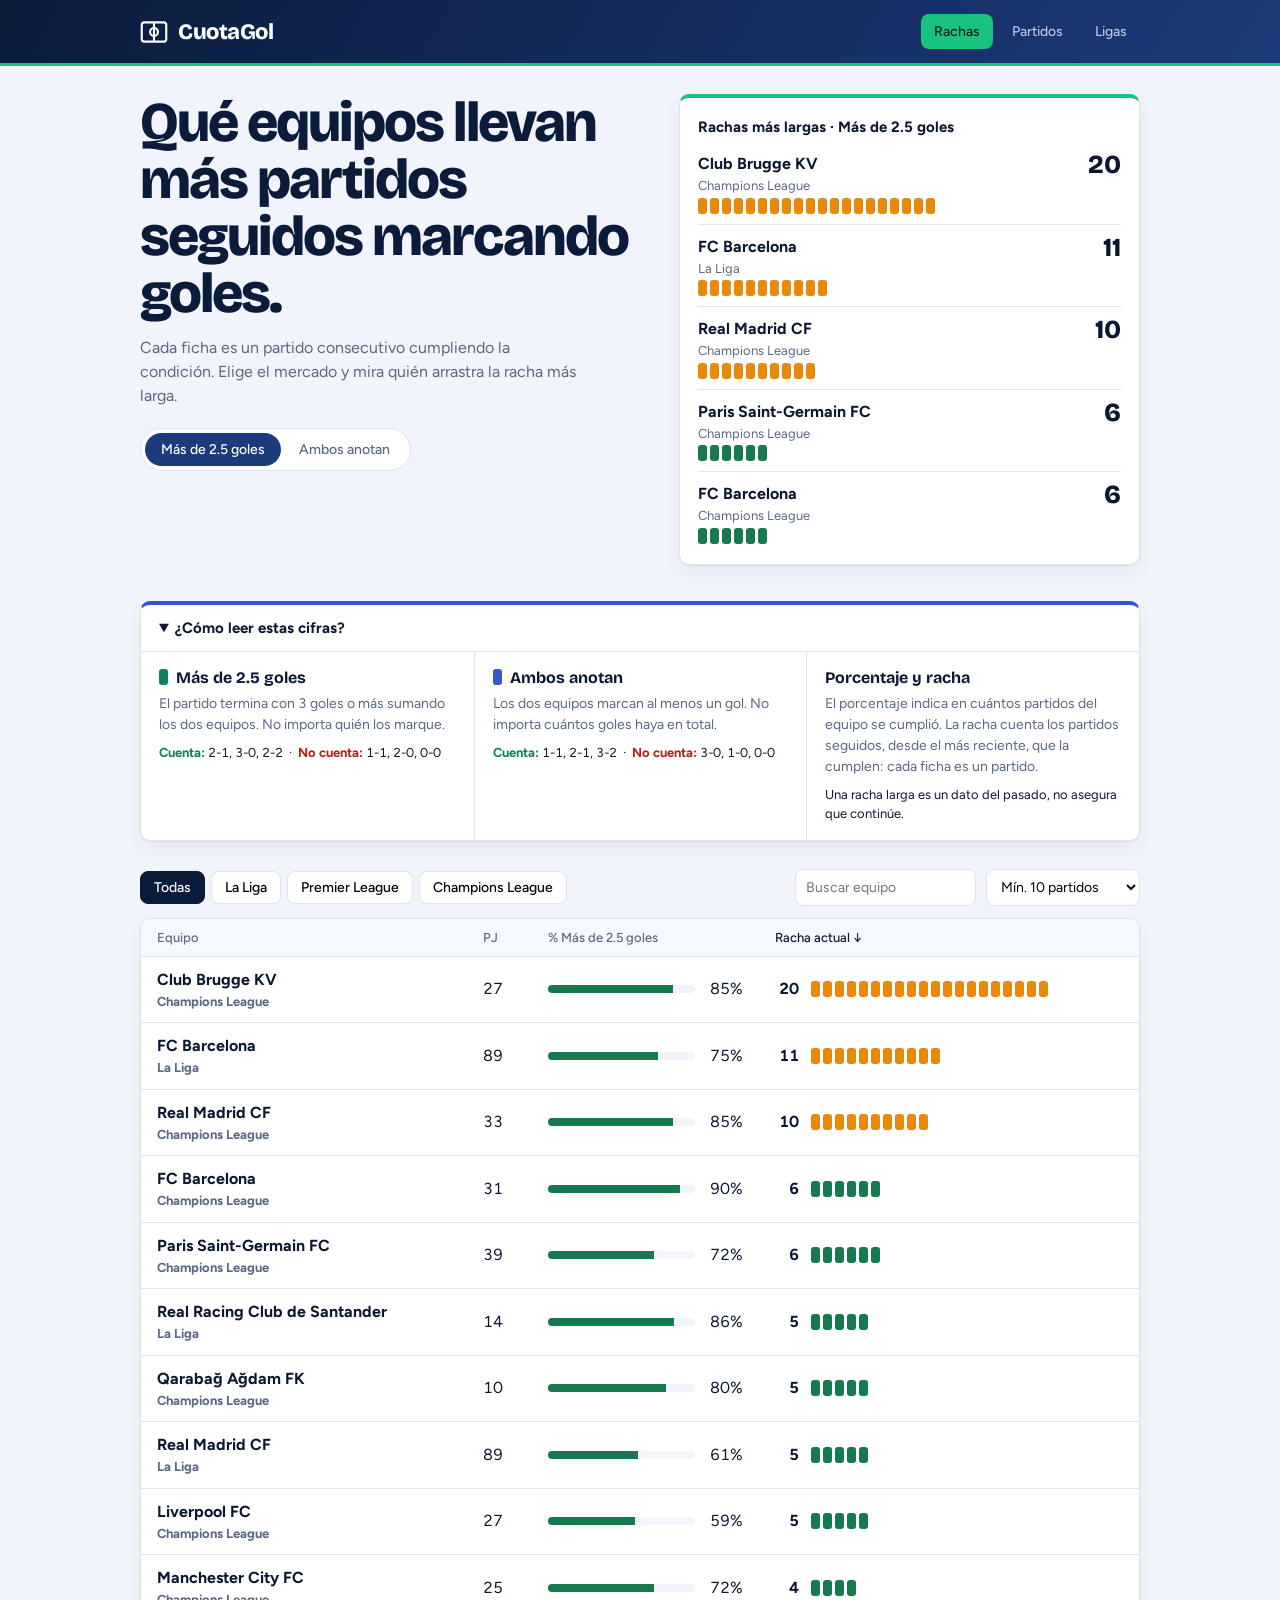
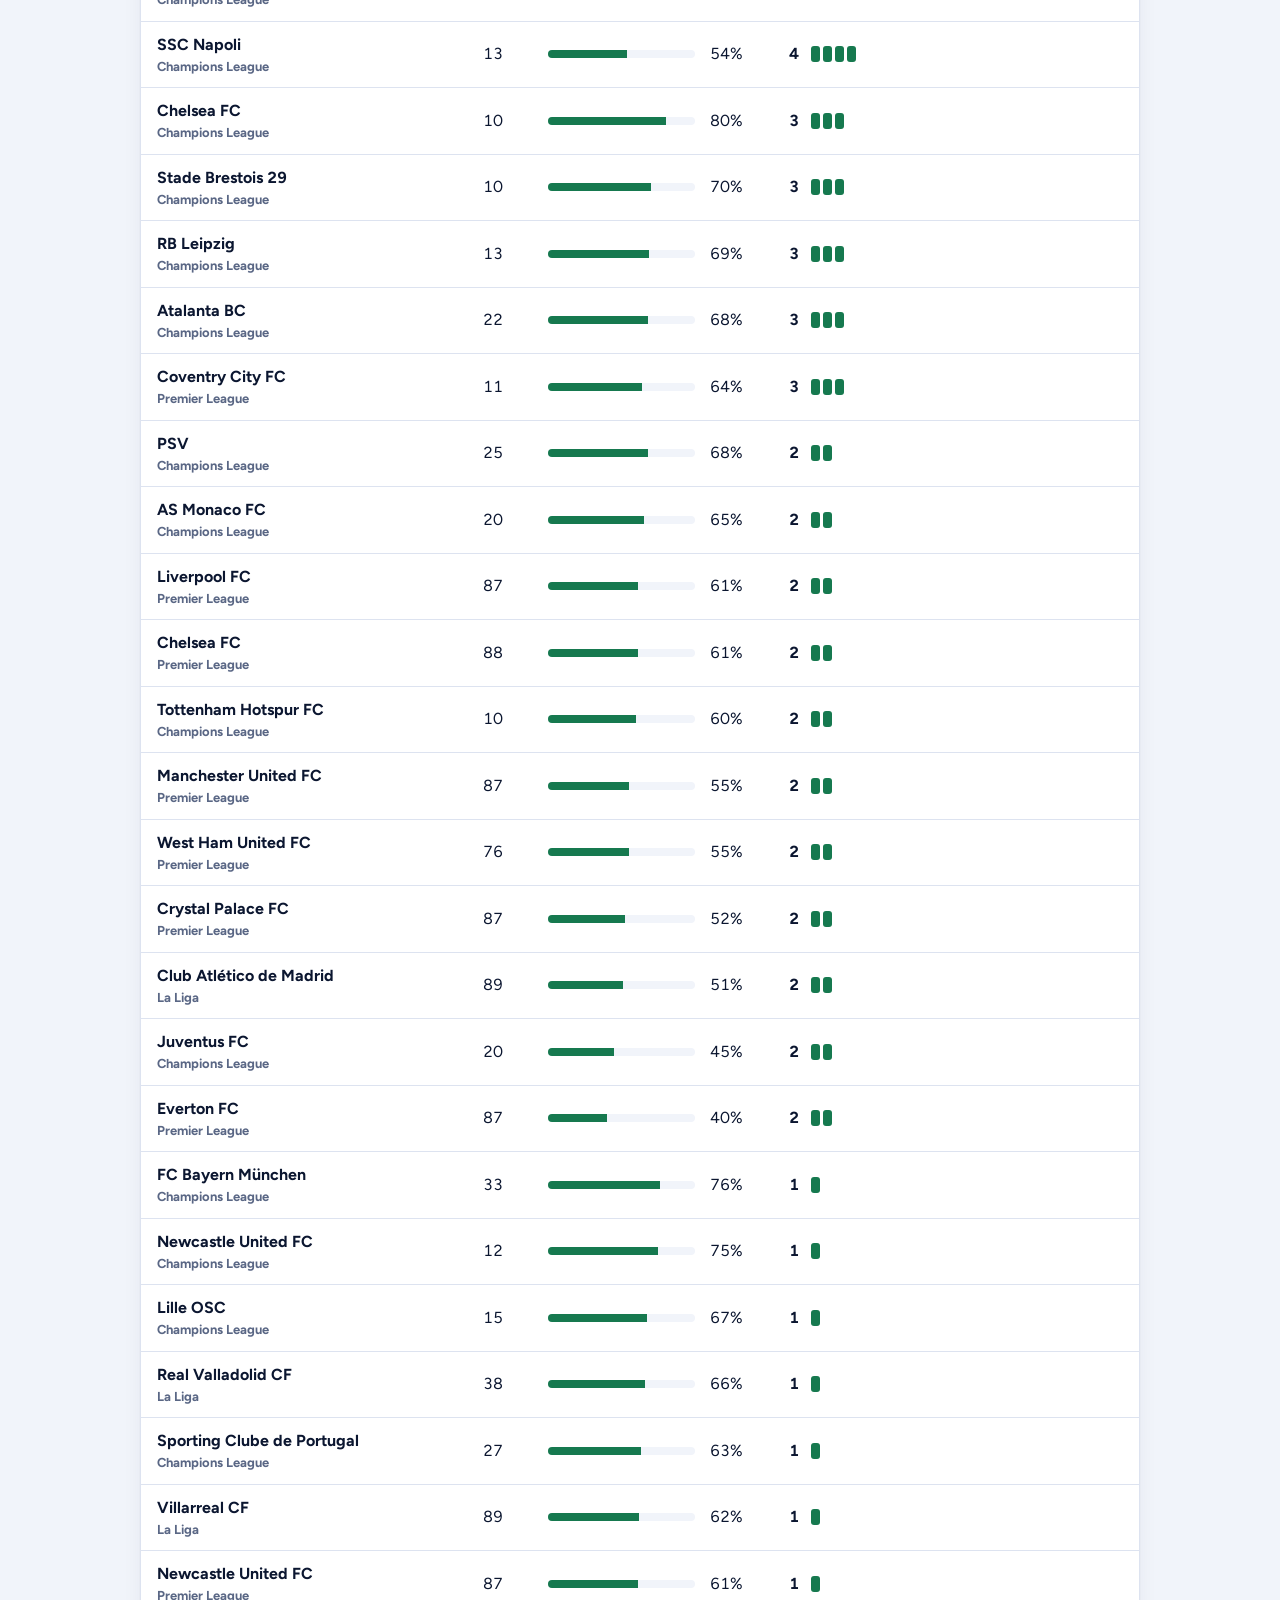
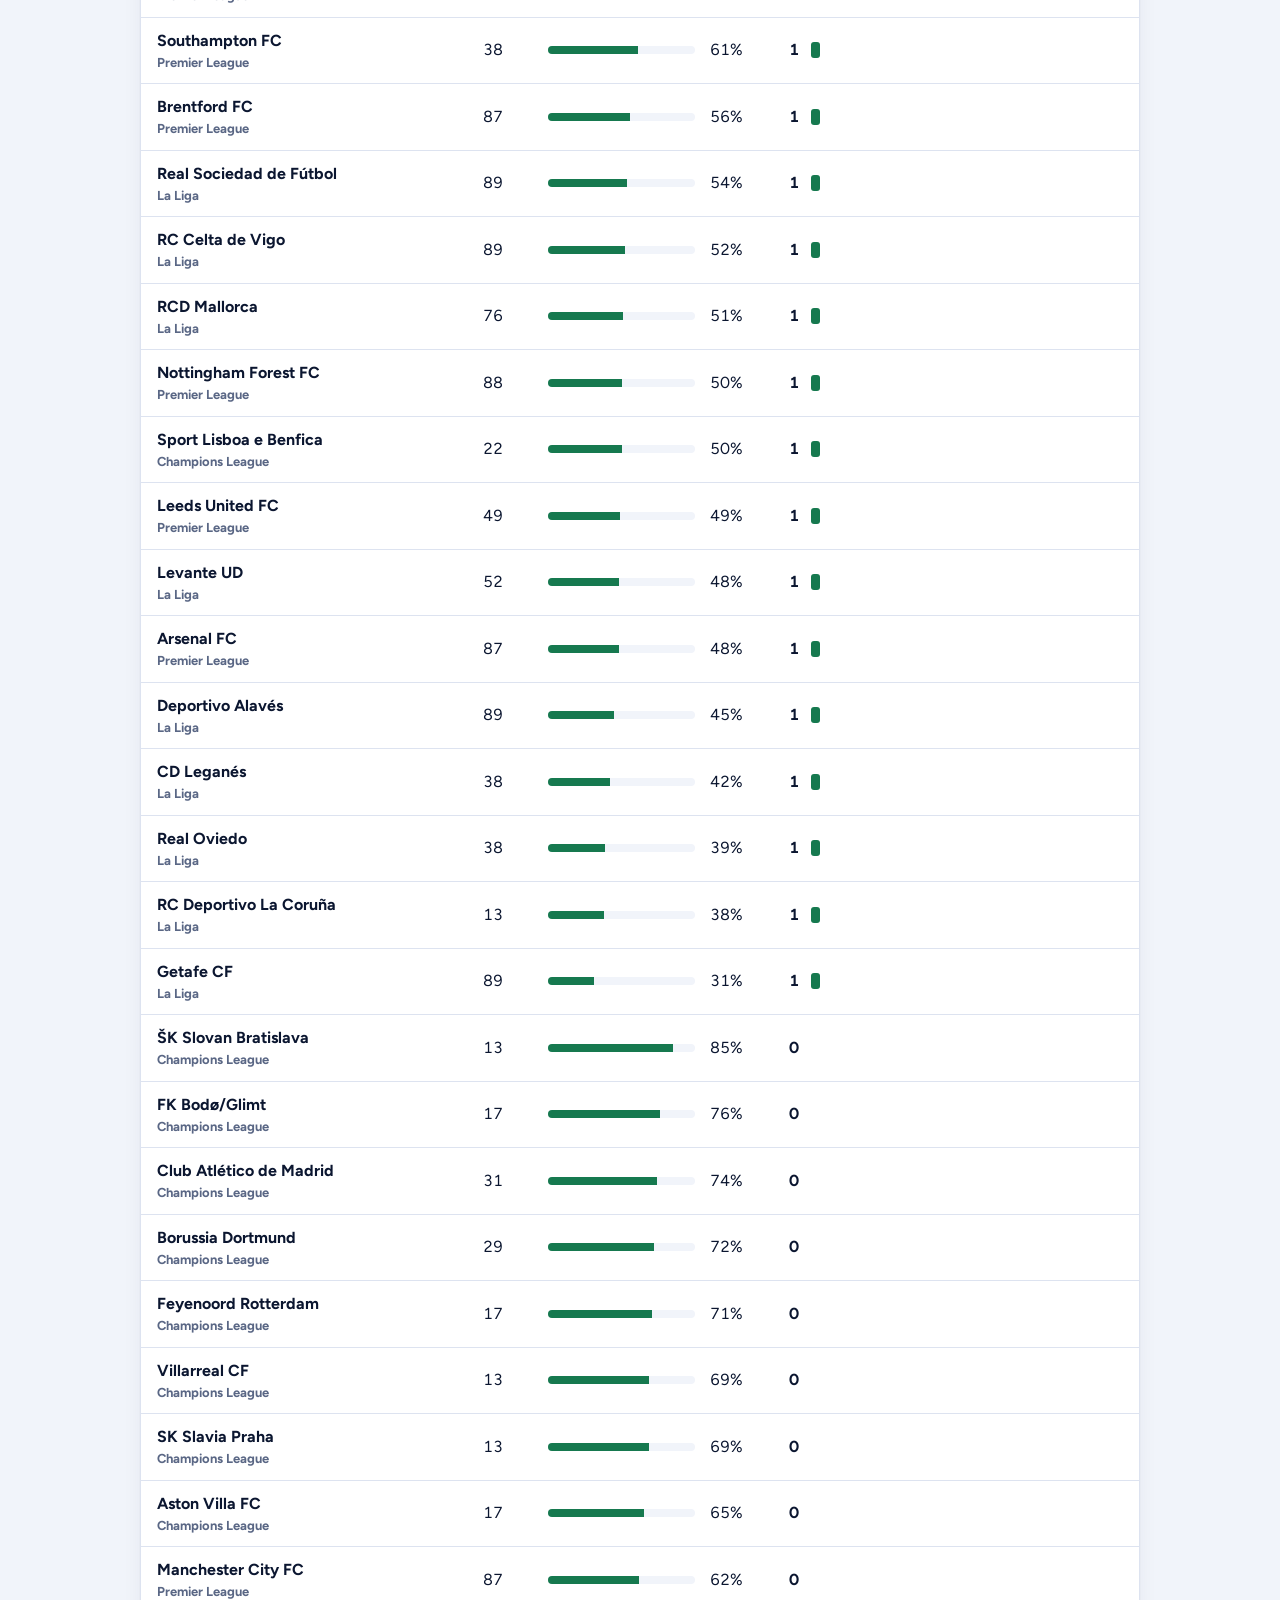
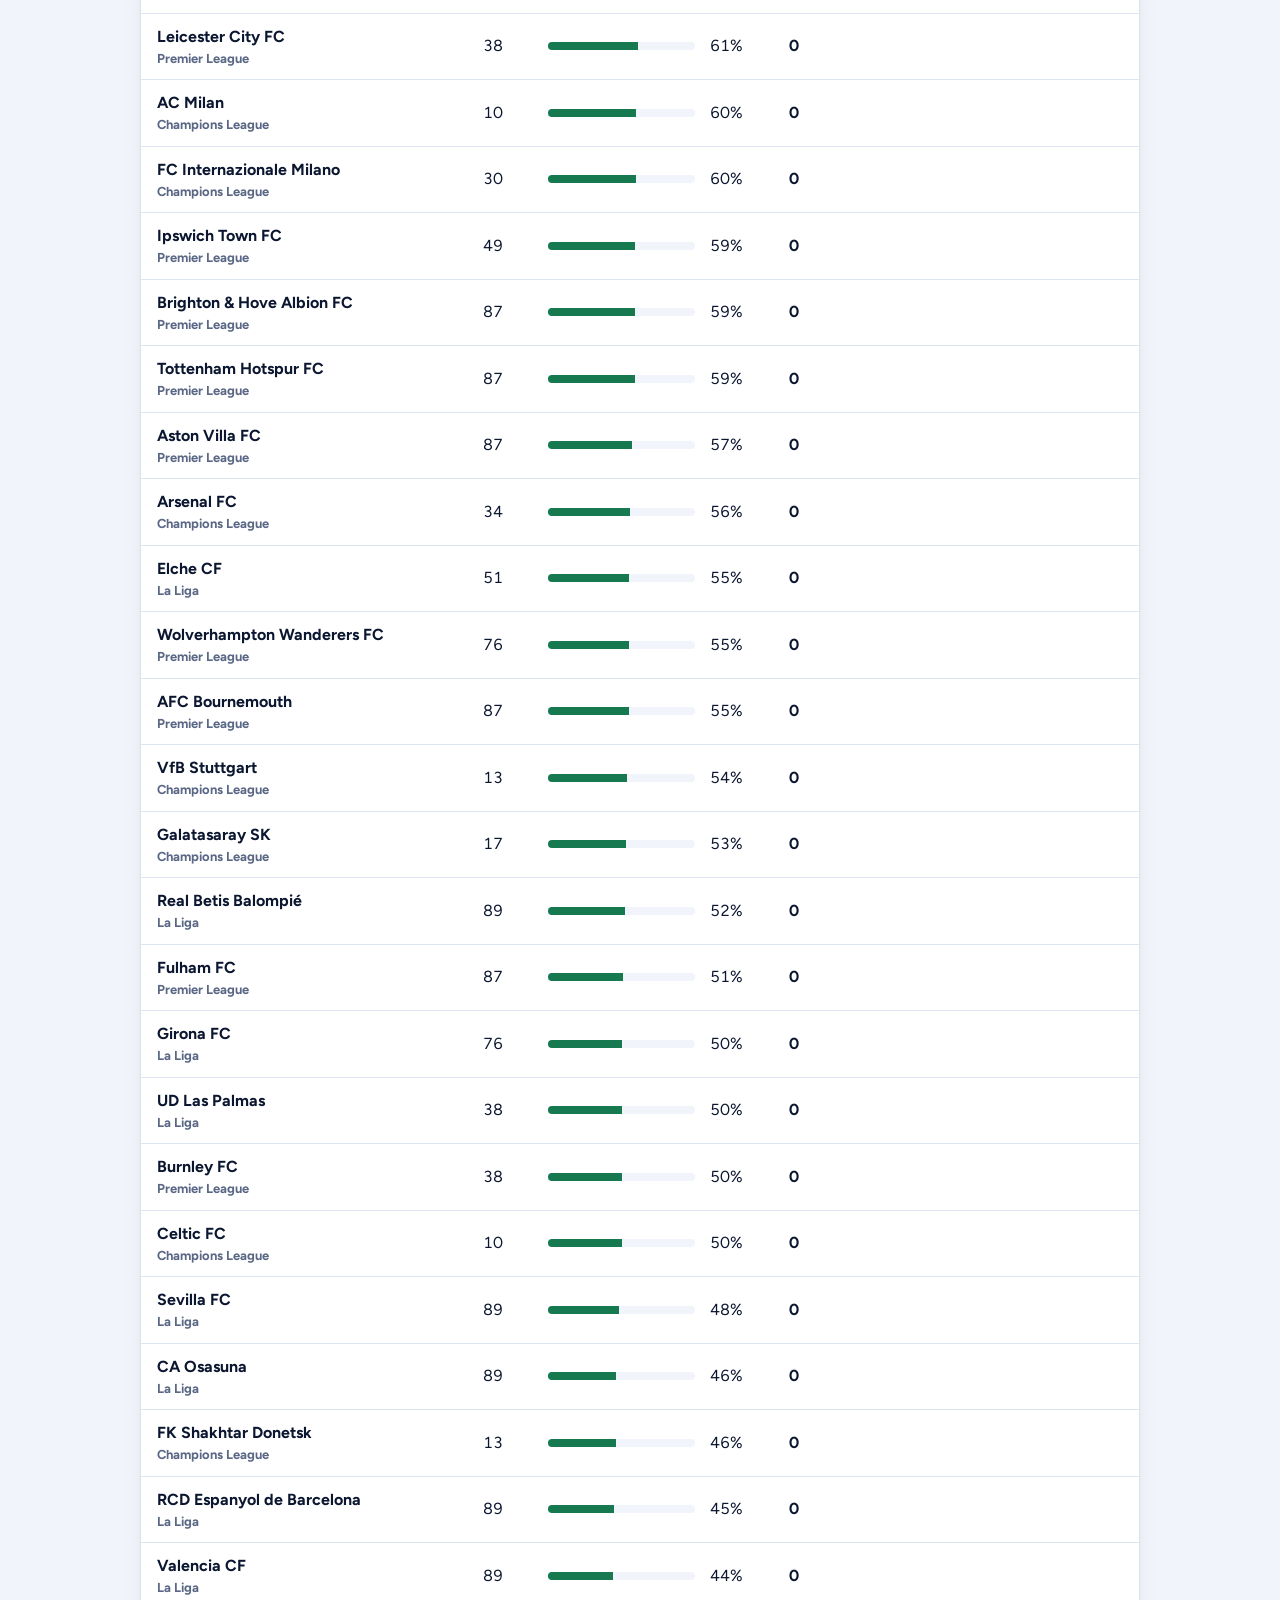
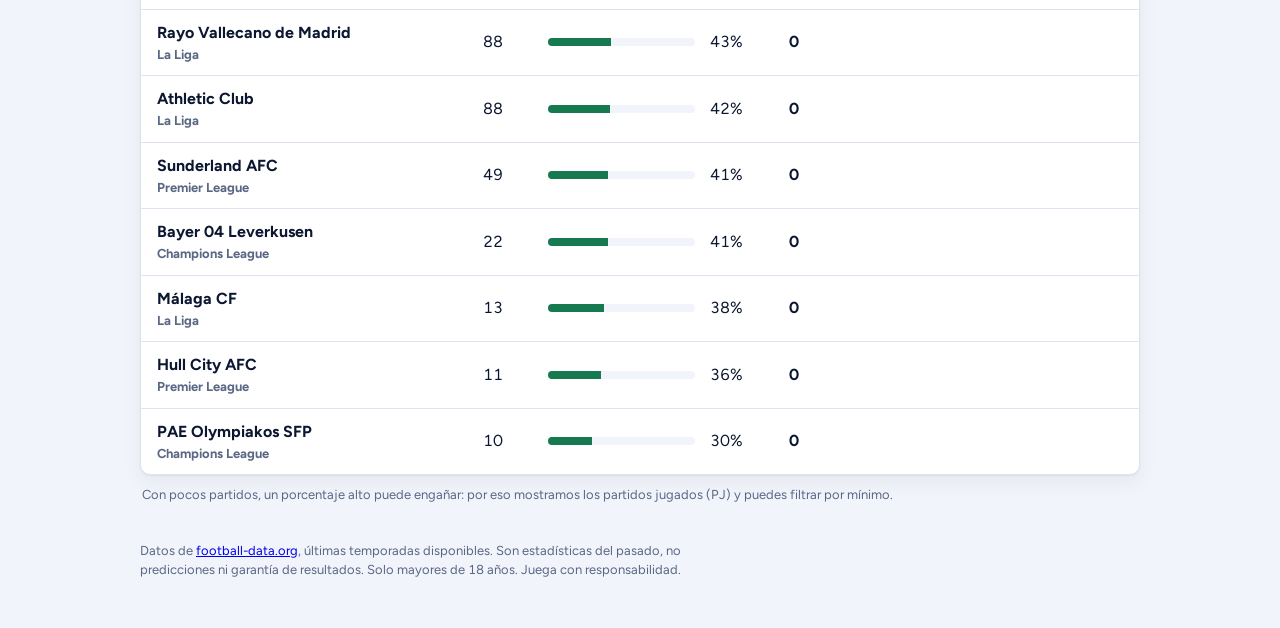
<file: index.html>
<!DOCTYPE html>
<html lang="es">
<head>
<meta charset="utf-8">
<meta name="viewport" content="width=device-width, initial-scale=1">
<title>CuotaGol · Rachas y estadísticas de fútbol</title>
<meta name="description" content="Rachas de más de 2.5 goles y ambos anotan por equipo en Premier League, La Liga y Champions League. Datos, no opiniones.">
<link rel="icon" href="data:image/svg+xml,<svg xmlns='http://www.w3.org/2000/svg' viewBox='0 0 100 100'><text y='.9em' font-size='90'>⚽</text></svg>">
<link rel="preconnect" href="https://fonts.googleapis.com">
<link rel="preconnect" href="https://fonts.gstatic.com" crossorigin>
<link href="https://fonts.googleapis.com/css2?family=Bricolage+Grotesque:wght@500;700;800&family=Figtree:wght@400;500;700&display=swap" rel="stylesheet">
<style>
:root{--bg:#EEF1F6;--surf:#fff;--ink:#0F172A;--mut:#5B6577;--line:#DCE1EA;--over:#16794F;--btts:#3454D1;--hot:#E8890C;--r:10px}
*{box-sizing:border-box}
html{color-scheme:light}
body{margin:0;background:var(--bg);color:var(--ink);font:400 16px/1.5 Figtree,system-ui,sans-serif;font-variant-numeric:tabular-nums}
.wrap{max-width:1040px;margin:0 auto;padding:0 20px}
header.top{display:flex;align-items:center;justify-content:space-between;padding:18px 0}
.brand{display:flex;align-items:center;gap:10px;font:800 22px Bricolage Grotesque,sans-serif;letter-spacing:-.02em}
.brand svg{width:28px;height:28px}
.tag{font-size:14px;color:var(--mut)}
.hero{display:grid;grid-template-columns:1.1fr 1fr;gap:32px;padding:28px 0 36px;align-items:start}
h1{font:800 clamp(34px,5.4vw,56px)/1.02 Bricolage Grotesque,sans-serif;letter-spacing:-.035em;margin:0 0 14px}
.lead{color:var(--mut);max-width:44ch;margin:0 0 20px}
.seg{display:inline-flex;background:var(--surf);border:1px solid var(--line);border-radius:999px;padding:4px;gap:2px}
.seg button{border:0;background:none;font:500 14px Figtree,sans-serif;padding:8px 16px;border-radius:999px;cursor:pointer;color:var(--mut)}
.seg button[aria-pressed=true]{background:var(--ink);color:#fff}
button:focus-visible,select:focus-visible,input:focus-visible{outline:3px solid var(--btts);outline-offset:2px}
.panel{background:var(--surf);border:1px solid var(--line);border-radius:var(--r)}
.top6{padding:6px 18px 10px}
.top6 h2{font:700 15px Figtree,sans-serif;margin:14px 0 6px}
.top6 ol{list-style:none;margin:0;padding:0}
.top6 li{display:grid;grid-template-columns:1fr auto;gap:2px 12px;padding:10px 0;border-top:1px solid var(--line)}
.top6 li:first-child{border-top:0}
.nm{font-weight:700}.lg{color:var(--mut);font-size:13px}
.big{font:800 26px Bricolage Grotesque,sans-serif;text-align:right;line-height:1}
.top6 .pips{grid-column:1/-1}
.pips{display:flex;flex-wrap:wrap;gap:3px;align-items:center}
.pips i{width:9px;height:16px;border-radius:3px;background:var(--c)}
.pips.hot i{background:var(--hot)}
.pips b{font-size:12px;color:var(--mut);margin-left:3px}
.controls{display:flex;flex-wrap:wrap;gap:12px;align-items:center;justify-content:space-between;margin-bottom:12px}
.tabs{display:flex;gap:6px;flex-wrap:wrap}
.tabs button{border:1px solid var(--line);background:var(--surf);border-radius:8px;padding:7px 13px;font:500 14px Figtree,sans-serif;cursor:pointer}
.tabs button[aria-pressed=true]{border-color:var(--ink);box-shadow:inset 0 -3px 0 var(--ink)}
.filters{display:flex;gap:10px;flex-wrap:wrap}
.filters input,.filters select{font:400 14px Figtree,sans-serif;padding:8px 10px;border:1px solid var(--line);border-radius:8px;background:var(--surf)}
.tablebox{overflow-x:auto}
table{width:100%;border-collapse:collapse;min-width:620px}
th,td{padding:11px 16px;text-align:left;border-bottom:1px solid var(--line)}
tr:last-child td{border-bottom:0}
th{font:500 13px Figtree,sans-serif;color:var(--mut);white-space:nowrap}
th button{all:unset;cursor:pointer}
th button:focus-visible{outline:3px solid var(--btts)}
th[aria-sort]{color:var(--ink)}
td.n{font-weight:700}
.pct{display:flex;align-items:center;gap:10px;min-width:150px}
.bar{flex:1;height:8px;background:var(--bg);border-radius:4px;overflow:hidden}
.bar span{display:block;height:100%;background:var(--c)}
.pct em{font-style:normal;width:38px;text-align:right}
.rc{display:flex;align-items:center;gap:12px}
.rc strong{width:24px;text-align:right}
.note{color:var(--mut);font-size:13px;margin:10px 2px 0}
footer{padding:36px 0 48px;color:var(--mut);font-size:13px;max-width:70ch}
.err{padding:24px;color:#B42318}
.nav{display:flex;gap:6px}.nav a{color:var(--mut);text-decoration:none;font-weight:500;font-size:14px;padding:7px 13px;border-radius:8px}.nav a[aria-current]{background:var(--ink);color:#fff}.nav a:focus-visible{outline:3px solid var(--btts);outline-offset:2px}
.how{margin-bottom:28px}
.how summary{cursor:pointer;font:700 15px Figtree,sans-serif;padding:14px 18px}
.how summary:focus-visible{outline:3px solid var(--btts);outline-offset:-3px;border-radius:var(--r)}
.how .cols{display:grid;grid-template-columns:repeat(3,1fr);border-top:1px solid var(--line)}
.how .cols>div{padding:16px 18px;border-left:1px solid var(--line)}
.how .cols>div:first-child{border-left:0}
.how h3{font:700 16px Bricolage Grotesque,sans-serif;margin:0 0 6px;display:flex;align-items:center;gap:8px}
.how h3 i{width:9px;height:16px;border-radius:3px;display:inline-block}
.how p{margin:0 0 8px;color:var(--mut);font-size:14px}
.how .ej{font-size:13px;color:var(--ink)}
.how .ej b{font-weight:700;color:var(--over)}
.how .ej s{text-decoration:none;font-weight:700;color:#B42318}
@media(max-width:760px){.hero{grid-template-columns:1fr}.how .cols{grid-template-columns:1fr}.how .cols>div{border-left:0;border-top:1px solid var(--line)}.how .cols>div:first-child{border-top:0}}
</style>
<link rel="stylesheet" href="estilos.css">
</head>
<body>
<div class="banda"><div class="wrap"><header class="top">
    <div class="brand">
      <svg viewBox="0 0 32 32" fill="none" stroke="#0F172A" stroke-width="2.4" aria-hidden="true"><rect x="2" y="5" width="28" height="22" rx="3"/><path d="M16 5v22"/><circle cx="16" cy="16" r="4.5"/></svg>
      CuotaGol
    </div>
    <nav class="nav"><a href="index.html" aria-current="page">Rachas</a><a href="partidos.html">Partidos</a><a href="ligas.html">Ligas</a></nav>
  </header></div></div>
<div class="wrap">

  <section class="hero">
    <div>
      <h1>Qué equipos llevan más partidos seguidos marcando goles.</h1>
      <p class="lead">Cada ficha es un partido consecutivo cumpliendo la condición. Elige el mercado y mira quién arrastra la racha más larga.</p>
      <div class="seg" role="group" aria-label="Mercado">
        <button data-m="o25" aria-pressed="true">Más de 2.5 goles</button>
        <button data-m="btts" aria-pressed="false">Ambos anotan</button>
      </div>
    </div>
    <aside class="panel top6" aria-live="polite">
      <h2 id="topTitle">Rachas más largas</h2>
      <ol id="top"></ol>
    </aside>
  </section>

  <details class="panel how" open>
    <summary>¿Cómo leer estas cifras?</summary>
    <div class="cols">
      <div>
        <h3><i style="background:var(--over)"></i>Más de 2.5 goles</h3>
        <p>El partido termina con 3 goles o más sumando los dos equipos. No importa quién los marque.</p>
        <div class="ej"><b>Cuenta:</b> 2-1, 3-0, 2-2 &nbsp;·&nbsp; <s>No cuenta:</s> 1-1, 2-0, 0-0</div>
      </div>
      <div>
        <h3><i style="background:var(--btts)"></i>Ambos anotan</h3>
        <p>Los dos equipos marcan al menos un gol. No importa cuántos goles haya en total.</p>
        <div class="ej"><b>Cuenta:</b> 1-1, 2-1, 3-2 &nbsp;·&nbsp; <s>No cuenta:</s> 3-0, 1-0, 0-0</div>
      </div>
      <div>
        <h3>Porcentaje y racha</h3>
        <p>El porcentaje indica en cuántos partidos del equipo se cumplió. La racha cuenta los partidos seguidos, desde el más reciente, que la cumplen: cada ficha es un partido.</p>
        <div class="ej">Una racha larga es un dato del pasado, no asegura que continúe.</div>
      </div>
    </div>
  </details>

  <section>
    <div class="controls">
      <div class="tabs" id="tabs" role="group" aria-label="Liga"></div>
      <div class="filters">
        <input id="q" type="search" placeholder="Buscar equipo" aria-label="Buscar equipo">
        <select id="min" aria-label="Mínimo de partidos">
          <option value="1">Todos los equipos</option>
          <option value="10" selected>Mín. 10 partidos</option>
          <option value="20">Mín. 20 partidos</option>
          <option value="40">Mín. 40 partidos</option>
        </select>
      </div>
    </div>
    <div class="panel tablebox">
      <table>
        <thead><tr id="head"></tr></thead>
        <tbody id="body"></tbody>
      </table>
    </div>
    <p class="note">Con pocos partidos, un porcentaje alto puede engañar: por eso mostramos los partidos jugados (PJ) y puedes filtrar por mínimo.</p>
  </section>

  <footer>
    Datos de <a href="https://www.football-data.org/" target="_blank" rel="noopener">football-data.org</a>, últimas temporadas disponibles. Son estadísticas del pasado, no predicciones ni garantía de resultados. Solo mayores de 18 años. Juega con responsabilidad.
  </footer>
</div>

<script>
const NOMBRES={PL:'Premier League',CL:'Champions League',PD:'La Liga',SA:'Serie A',BL1:'Bundesliga',FL1:'Ligue 1',BSA:'Brasileirão',DED:'Eredivisie',PPL:'Primeira Liga',ELC:'Championship'};
const M={o25:{label:'Más de 2.5 goles',pct:'pct_over25',rac:'racha_over25',col:'#16794F'},btts:{label:'Ambos anotan',pct:'pct_btts',rac:'racha_btts',col:'#3454D1'}};
const HOT=8, MAXPIPS=20;
let data={}, liga='ALL', met='o25', min=10, q='', sort={k:'rac',dir:-1};
const $=id=>document.getElementById(id);
const esc=s=>String(s).replace(/[&<>"']/g,c=>({'&':'&amp;','<':'&lt;','>':'&gt;','"':'&quot;',"'":'&#39;'}[c]));
const nombre=c=>NOMBRES[c]||c;

function filas(){
  const m=M[met], out=[];
  for(const c of Object.keys(data)){
    if(liga!=='ALL'&&liga!==c)continue;
    for(const t of data[c]){
      if(t.partidos<min)continue;
      if(q&&!t.equipo.toLowerCase().includes(q))continue;
      out.push({equipo:t.equipo,liga:c,pj:t.partidos,pct:t[m.pct],rac:t[m.rac]});
    }
  }
  return out;
}
function pips(n){
  const m=M[met], s=Math.min(n,MAXPIPS);
  return `<span class="pips${n>=HOT?' hot':''}" style="--c:${m.col}">${'<i></i>'.repeat(s)}${n>MAXPIPS?`<b>+${n-MAXPIPS}</b>`:''}</span>`;
}
function renderTabs(){
  const cods=['ALL',...Object.keys(data)];
  $('tabs').innerHTML=cods.map(c=>`<button data-l="${esc(c)}" aria-pressed="${c===liga}">${c==='ALL'?'Todas':esc(nombre(c))}</button>`).join('');
}
function renderTop(){
  const m=M[met];
  const all=[];
  for(const c of Object.keys(data))for(const t of data[c])if(t.partidos>=Math.max(min,10))all.push({equipo:t.equipo,liga:c,rac:t[m.rac]});
  all.sort((a,b)=>b.rac-a.rac);
  $('topTitle').textContent='Rachas más largas · '+m.label;
  $('top').innerHTML=all.slice(0,5).map(t=>`<li><div><div class="nm">${esc(t.equipo)}</div><div class="lg">${esc(nombre(t.liga))}</div></div><div class="big">${t.rac}</div>${pips(t.rac)}</li>`).join('');
}
function renderTable(){
  const m=M[met];
  const cols=[['equipo','Equipo'],['pj','PJ'],['pct','% '+m.label],['rac','Racha actual']];
  $('head').innerHTML=cols.map(([k,l])=>`<th${sort.k===k?` aria-sort="${sort.dir<0?'descending':'ascending'}"`:''}><button data-s="${k}">${l}${sort.k===k?(sort.dir<0?' ↓':' ↑'):''}</button></th>`).join('');
  const rows=filas().sort((a,b)=>{
    const k=sort.k;
    const r=k==='equipo'?a.equipo.localeCompare(b.equipo)*sort.dir:(a[k]-b[k])*sort.dir;
    return r||(b.rac-a.rac)||(b.pct-a.pct);
  });
  $('body').innerHTML=rows.length?rows.map(r=>`<tr>
    <td class="n">${esc(r.equipo)}${liga==='ALL'?`<div class="lg">${esc(nombre(r.liga))}</div>`:''}</td>
    <td>${r.pj}</td>
    <td><div class="pct"><div class="bar"><span style="width:${r.pct}%;--c:${m.col}"></span></div><em>${r.pct}%</em></div></td>
    <td><div class="rc"><strong>${r.rac}</strong>${pips(r.rac)}</div></td></tr>`).join(''):'<tr><td colspan="4">Ningún equipo coincide con el filtro.</td></tr>';
}
function renderAll(){renderTabs();renderTop();renderTable();}

document.addEventListener('click',e=>{
  const b=e.target.closest('button');if(!b)return;
  if(b.dataset.m){met=b.dataset.m;document.querySelectorAll('.seg button').forEach(x=>x.setAttribute('aria-pressed',x===b));renderAll();}
  else if(b.dataset.l){liga=b.dataset.l;renderAll();}
  else if(b.dataset.s){const k=b.dataset.s;sort=sort.k===k?{k,dir:-sort.dir}:{k,dir:k==='equipo'?1:-1};renderTable();}
});
$('q').addEventListener('input',e=>{q=e.target.value.trim().toLowerCase();renderTop();renderTable();});
$('min').addEventListener('change',e=>{min=+e.target.value;renderTop();renderTable();});

fetch('stats.json').then(r=>{if(!r.ok)throw 0;return r.json();}).then(d=>{data=d;renderAll();}).catch(()=>{
  $('body').innerHTML='<tr><td colspan="4" class="err">No se pudo cargar stats.json. Sube el archivo junto a index.html (si abres el HTML con doble clic, el navegador lo bloquea: usa GitHub Pages).</td></tr>';
});
</script>
</body>
</html>
</file>
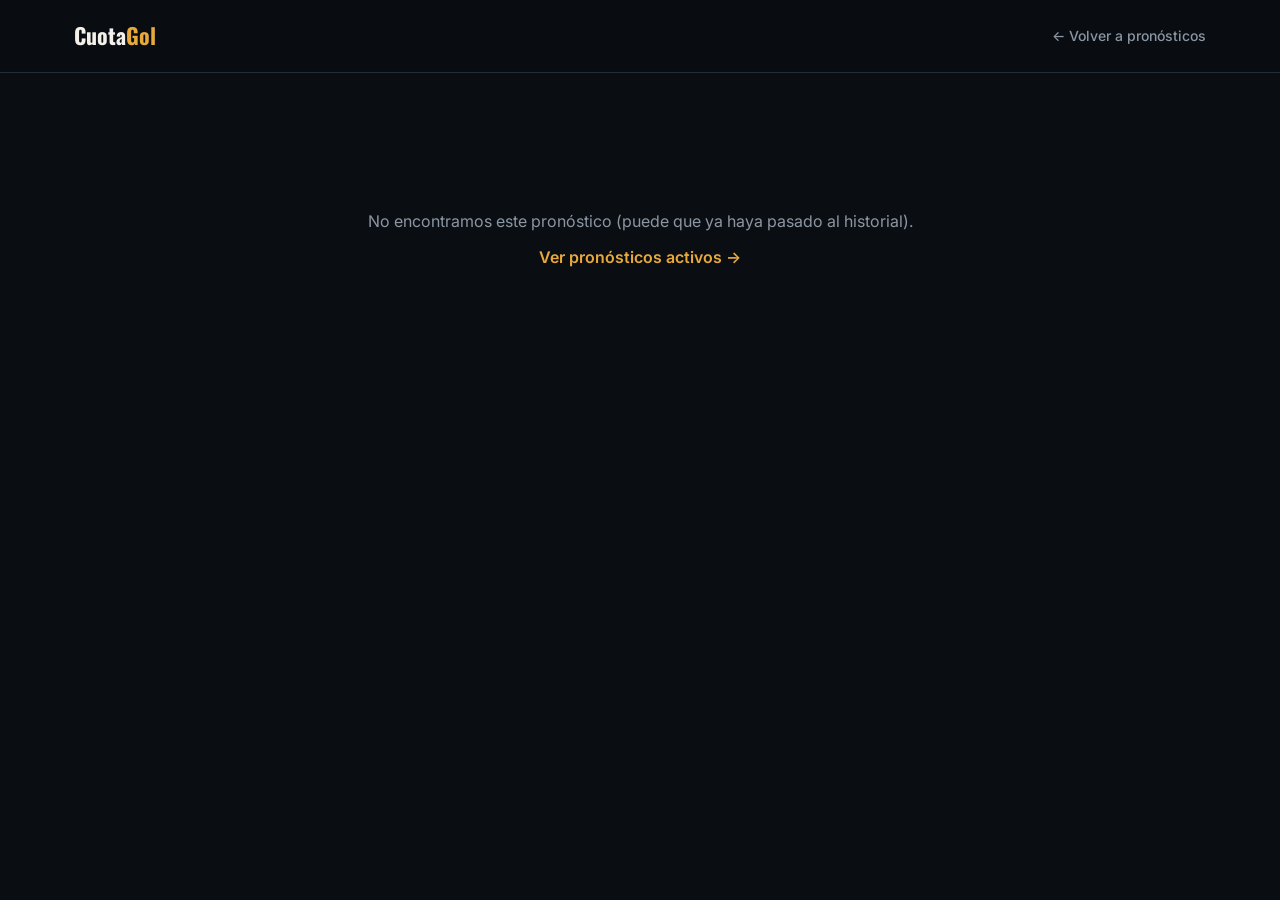
<file: detalle.html>
<!DOCTYPE html>
<html lang="es">
<head>
<meta charset="UTF-8">
<meta name="viewport" content="width=device-width, initial-scale=1.0">
<title id="pageTitle">Análisis del partido — CuotaGol</title>
<meta name="description" id="pageDescription" content="Análisis y pronóstico de fútbol elaborado por CuotaGol.">
<link rel="canonical" id="pageCanonical" href="https://josephsuarez29.github.io/CuotaGol/detalle.html">
<meta property="og:type" content="article">
<meta property="og:title" id="ogTitle" content="Análisis del partido — CuotaGol">
<meta property="og:description" id="ogDescription" content="Análisis y pronóstico de fútbol elaborado por CuotaGol.">
<meta property="og:image" content="https://josephsuarez29.github.io/CuotaGol/og-image.png">
<meta property="og:image:width" content="1200">
<meta property="og:image:height" content="630">
<meta name="twitter:card" content="summary_large_image">
<meta name="twitter:image" content="https://josephsuarez29.github.io/CuotaGol/og-image.png">
<meta name="robots" content="index, follow">
<link rel="icon" href="favicon.ico" sizes="any">
<link rel="icon" href="favicon-32.png" type="image/png" sizes="32x32">
<link rel="apple-touch-icon" href="apple-touch-icon.png">
<link rel="preconnect" href="https://fonts.googleapis.com">
<link href="https://fonts.googleapis.com/css2?family=Oswald:wght@500;600;700&family=Inter:wght@400;500;600;700&family=JetBrains+Mono:wght@500;700&display=swap" rel="stylesheet">
<style>
  :root{
    --bg: #0A0E12;
    --bg-alt: #0D1319;
    --surface: #131A22;
    --border: #232E39;
    --text: #F3F1EA;
    --text-muted: #8B96A3;
    --amber: #E8A93C;
    --pitch: #35A868;
    --pitch-soft: rgba(53,168,104,0.12);
    --radius: 14px;
    --display: 'Oswald', sans-serif;
    --body: 'Inter', sans-serif;
    --mono: 'JetBrains Mono', monospace;
  }
  *{ box-sizing:border-box; margin:0; padding:0; }
  body{ background:var(--bg); color:var(--text); font-family:var(--body); line-height:1.6; -webkit-font-smoothing:antialiased; }
  a{ color:inherit; text-decoration:none; }
  :focus-visible{ outline:2px solid var(--amber); outline-offset:3px; border-radius:4px; }
  h1,h2{ font-family:var(--display); font-weight:600; }

  .wrap{ max-width:760px; margin:0 auto; padding:0 24px; }

  header{
    position:sticky; top:0; z-index:50;
    background:rgba(10,14,18,0.85);
    backdrop-filter:blur(10px);
    border-bottom:1px solid var(--border);
  }
  .nav{ display:flex; align-items:center; justify-content:space-between; height:72px; max-width:1180px; margin:0 auto; padding:0 24px; }
  .logo{ font-family:var(--display); font-size:22px; font-weight:700; }
  .logo span{ color:var(--amber); }
  .back-link{ font-size:14px; color:var(--text-muted); font-weight:500; }
  .back-link:hover{ color:var(--text); }

  main{ padding:56px 0 80px; }

  .eyebrow{ font-family:var(--mono); font-size:12px; letter-spacing:0.1em; text-transform:uppercase; color:var(--amber); }

  .match-head{ margin:16px 0 28px; }
  .match-head h1{ font-size:clamp(26px, 4vw, 38px); margin-top:10px; }

  .teams-row{
    display:flex; align-items:center; justify-content:center; gap:28px;
    background:var(--surface); border:1px solid var(--border); border-radius:var(--radius);
    padding:28px 20px; margin:24px 0;
  }
  .team{ display:flex; flex-direction:column; align-items:center; gap:10px; width:120px; }
  .badge{ width:64px; height:64px; border-radius:50%; display:flex; align-items:center; justify-content:center; font-family:var(--display); font-weight:700; font-size:18px; color:#0A0E12; }
  .team span{ font-size:14px; font-weight:600; text-align:center; }
  .vs{ font-family:var(--mono); color:var(--text-muted); font-size:15px; }

  .pick-box{
    background:var(--pitch-soft); border:1px solid rgba(53,168,104,0.35);
    border-radius:var(--radius); padding:18px 20px; margin-bottom:32px;
  }
  .pick-box span{ display:block; font-size:11px; text-transform:uppercase; letter-spacing:0.06em; color:var(--text-muted); margin-bottom:6px; }
  .pick-box strong{ font-size:18px; color:#B9F0D2; }

  .confidence-row{ display:flex; align-items:center; gap:10px; margin-bottom:32px; font-family:var(--mono); font-size:12px; color:var(--text-muted); }
  .conf-dots{ display:flex; gap:5px; }
  .conf-dots i{ width:7px; height:7px; border-radius:50%; background:var(--border); display:block; }
  .conf-dots i.on{ background:var(--amber); }
  .conf-dots.conf-high i.on{ background:var(--pitch); }
  .conf-dots.conf-mid i.on{ background:var(--amber); }
  .conf-dots.conf-low i.on{ background:#E4574B; }

  .analysis h2{ font-size:18px; margin-bottom:14px; }
  .analysis p{ color:#D8D4C9; font-size:15px; }

  .disclaimer-box{
    margin-top:40px; padding:16px 18px; border:1px solid var(--border); border-radius:10px;
    font-size:12px; color:var(--text-muted); line-height:1.7;
  }

  .not-found{ text-align:center; padding:80px 0; color:var(--text-muted); }
  .not-found a{ color:var(--amber); font-weight:600; }

  #content{ display:none; }
</style>
</head>
<body>

<header>
  <div class="nav">
    <div class="logo">Cuota<span>Gol</span></div>
    <a href="index.html#pronosticos" class="back-link">← Volver a pronósticos</a>
  </div>
</header>

<main>
  <div class="wrap">

    <div id="content">
      <div class="match-head">
        <span class="eyebrow" id="matchMeta">LIGA · FECHA</span>
        <h1 id="matchTitle">Equipo A vs Equipo B</h1>
      </div>

      <div class="teams-row">
        <div class="team">
          <div class="badge" id="badge1"></div>
          <span id="teamName1"></span>
        </div>
        <span class="vs">VS</span>
        <div class="team">
          <div class="badge" id="badge2"></div>
          <span id="teamName2"></span>
        </div>
      </div>

      <div class="pick-box">
        <span>Pronóstico</span>
        <strong id="pickText"></strong>
      </div>

      <div class="confidence-row">
        Confianza
        <span class="conf-dots" id="confDots"></span>
      </div>

      <div class="analysis">
        <h2>Análisis</h2>
        <p id="analysisText"></p>
      </div>

      <div class="disclaimer-box">
        <strong style="color:var(--text)">Juega con responsabilidad.</strong> Este pronóstico es una opinión basada en análisis propio, no una garantía de resultado. Contenido dirigido a mayores de 18 años.
      </div>
    </div>

    <div class="not-found" id="notFound">
      <p>No encontramos este pronóstico (puede que ya haya pasado al historial).</p>
      <p style="margin-top:10px"><a href="index.html#pronosticos">Ver pronósticos activos →</a></p>
    </div>

  </div>
</main>

<script>
  function confidenceDots(level) {
    let dots = '';
    for (let i = 1; i <= 4; i++) dots += `<i class="${i <= level ? 'on' : ''}"></i>`;
    return dots;
  }

  function confidenceClass(level) {
    if (level >= 3) return 'conf-high';
    if (level === 2) return 'conf-mid';
    return 'conf-low';
  }

  const params = new URLSearchParams(window.location.search);
  const id = params.get('id');

  fetch('predictions.json')
    .then(res => res.json())
    .then(predictions => {
      const match = predictions.find(p => p.id === id);

      if (!match) {
        document.getElementById('notFound').style.display = 'block';
        return;
      }

      document.getElementById('content').style.display = 'block';

      const pageTitle = `${match.team1.name} vs ${match.team2.name} — Pronóstico | CuotaGol`;
      const pageDesc = `Pronóstico y análisis de ${match.team1.name} vs ${match.team2.name} (${match.league}): ${match.pick}.`;
      const pageUrl = `https://josephsuarez29.github.io/CuotaGol/detalle.html?id=${match.id}`;

      document.getElementById('pageTitle').textContent = pageTitle;
      document.getElementById('pageDescription').setAttribute('content', pageDesc);
      document.getElementById('pageCanonical').setAttribute('href', pageUrl);
      document.getElementById('ogTitle').setAttribute('content', pageTitle);
      document.getElementById('ogDescription').setAttribute('content', pageDesc);

      document.getElementById('matchMeta').textContent = `${match.league} · ${match.date}`;
      document.getElementById('matchTitle').textContent = `${match.team1.name} vs ${match.team2.name}`;

      document.getElementById('badge1').style.background = match.team1.color;
      document.getElementById('badge1').textContent = match.team1.abbr;
      document.getElementById('teamName1').textContent = match.team1.name;

      document.getElementById('badge2').style.background = match.team2.color;
      document.getElementById('badge2').textContent = match.team2.abbr;
      document.getElementById('teamName2').textContent = match.team2.name;

      document.getElementById('pickText').textContent = match.pick;
      document.getElementById('confDots').innerHTML = confidenceDots(match.confidence);
      document.getElementById('confDots').className = `conf-dots ${confidenceClass(match.confidence)}`;
      document.getElementById('analysisText').textContent =
        match.analysis || 'Análisis en camino — vuelve pronto.';
    })
    .catch(() => {
      document.getElementById('notFound').style.display = 'block';
    });
</script>

</body>
</html>
</file>
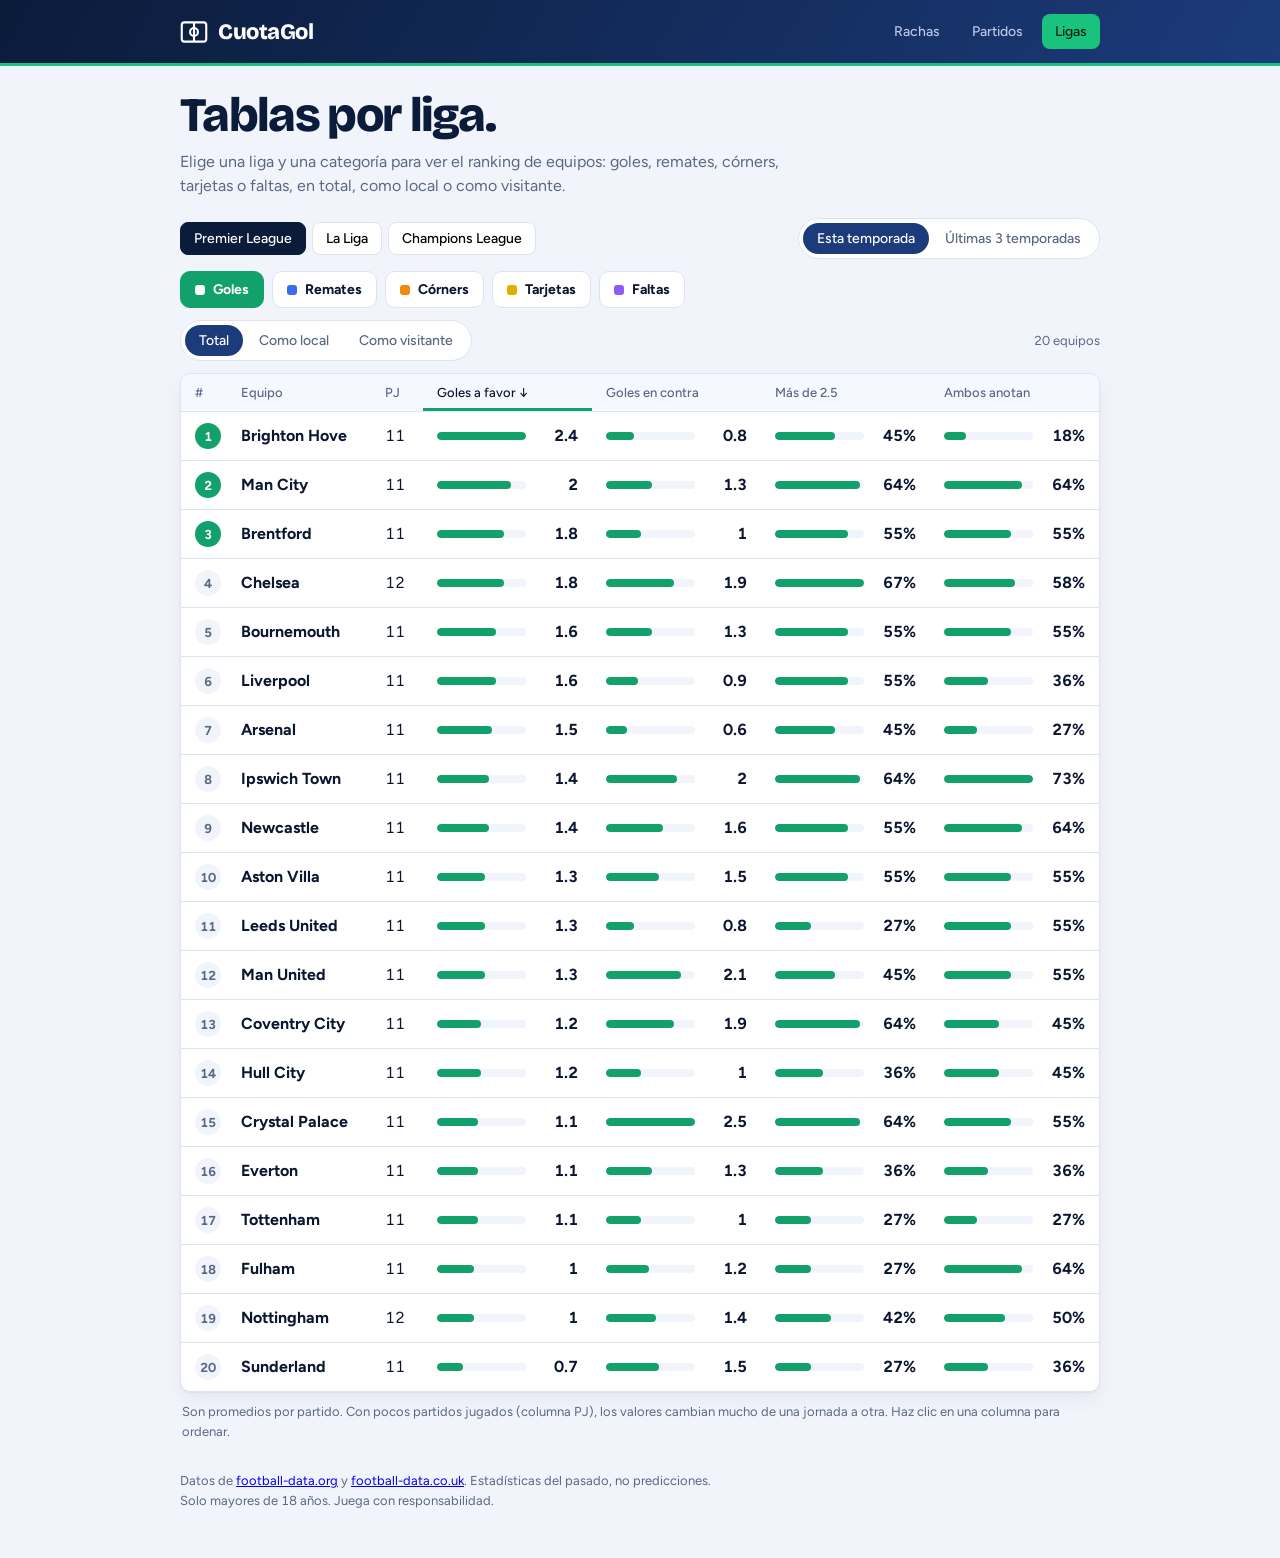
<file: ligas.html>
<!DOCTYPE html>
<html lang="es">
<head>
<meta charset="utf-8">
<meta name="viewport" content="width=device-width, initial-scale=1">
<title>CuotaGol · Tablas por liga: goles, remates, córners y tarjetas</title>
<meta name="description" content="Rankings por liga de goles, remates, córners, tarjetas y faltas: total, como local y como visitante.">
<link rel="icon" href="data:image/svg+xml,<svg xmlns='http://www.w3.org/2000/svg' viewBox='0 0 100 100'><text y='.9em' font-size='90'>⚽</text></svg>">
<link rel="preconnect" href="https://fonts.googleapis.com">
<link rel="preconnect" href="https://fonts.gstatic.com" crossorigin>
<link href="https://fonts.googleapis.com/css2?family=Bricolage+Grotesque:wght@500;700;800&family=Figtree:wght@400;500;700&display=swap" rel="stylesheet">
<style>
:root{--surf:#fff;--r:10px}
*{box-sizing:border-box}
html{color-scheme:light}
body{margin:0;font:400 16px/1.5 Figtree,system-ui,sans-serif;font-variant-numeric:tabular-nums}
.wrap{max-width:960px;margin:0 auto;padding:0 20px}
header.top{display:flex;align-items:center;justify-content:space-between}
.brand{display:flex;align-items:center;gap:10px;font:800 22px Bricolage Grotesque,sans-serif;letter-spacing:-.02em;text-decoration:none}
.brand svg{width:28px;height:28px;fill:none;stroke-width:2.4}
nav{display:flex;gap:6px}
h1{font:800 clamp(32px,5vw,48px)/1.05 Bricolage Grotesque,sans-serif;letter-spacing:-.035em;margin:24px 0 10px}
.lead{color:var(--mut);max-width:60ch;margin:0 0 20px}
.controls{display:flex;flex-wrap:wrap;gap:12px;justify-content:space-between;align-items:center;margin-bottom:12px}
.tabs{display:flex;gap:6px;flex-wrap:wrap}
.tabs button{border:1px solid var(--line);background:var(--surf);border-radius:8px;padding:7px 13px;font:500 14px Figtree,sans-serif;cursor:pointer}
.seg{display:inline-flex;background:var(--surf);border:1px solid var(--line);border-radius:999px;padding:4px;gap:2px}
.seg button{border:0;background:none;font:500 14px Figtree,sans-serif;padding:7px 14px;border-radius:999px;cursor:pointer;color:var(--mut)}
.seg button[aria-pressed=true]{color:#fff}
.panel{background:var(--surf);border:1px solid var(--line);border-radius:var(--r)}
.tablebox{overflow-x:auto}
table{width:100%;border-collapse:collapse}
th,td{padding:11px 14px;text-align:left;border-bottom:1px solid var(--line)}
tr:last-child td{border-bottom:0}
th{font:500 13px Figtree,sans-serif;color:var(--mut);white-space:nowrap}
td.n{font-weight:700}
.lg{color:var(--mut);font-size:13px;font-weight:400}
.note{color:var(--mut);font-size:13px;margin:10px 2px 0}
footer{padding:30px 0 48px;color:var(--mut);font-size:13px;max-width:70ch}
a:focus-visible,button:focus-visible{outline:3px solid var(--btts);outline-offset:2px}
</style>
<link rel="stylesheet" href="estilos.css">
</head>
<body>
<div class="banda"><div class="wrap">
  <header class="top">
    <a class="brand" href="index.html">
      <svg viewBox="0 0 32 32" aria-hidden="true"><rect x="2" y="5" width="28" height="22" rx="3"/><path d="M16 5v22"/><circle cx="16" cy="16" r="4.5"/></svg>
      CuotaGol
    </a>
    <nav><a href="index.html">Rachas</a><a href="partidos.html">Partidos</a><a href="ligas.html" aria-current="page">Ligas</a></nav>
  </header>
</div></div>
<div class="wrap">
  <h1>Tablas por liga.</h1>
  <p class="lead">Elige una liga y una categoría para ver el ranking de equipos: goles, remates, córners, tarjetas o faltas, en total, como local o como visitante.</p>

  <div class="controls">
    <div class="tabs" id="ligas" role="group" aria-label="Liga"></div>
    <div class="seg" id="per" role="group" aria-label="Periodo">
      <button data-p="act" aria-pressed="true">Esta temporada</button>
      <button data-p="hist" aria-pressed="false">Últimas 3 temporadas</button>
    </div>
  </div>
  <div class="cats" id="cats" role="group" aria-label="Categoría"></div>
  <div class="controls"><div class="seg lt" id="sc" role="group" aria-label="Ámbito">
    <button data-s="all" aria-pressed="true">Total</button>
    <button data-s="home" aria-pressed="false">Como local</button>
    <button data-s="away" aria-pressed="false">Como visitante</button>
  </div><span class="lg" id="act"></span></div>

  <div class="panel tablebox lt" id="caja"><table><thead id="head"></thead><tbody id="body"></tbody></table></div>
  <p class="note">Son promedios por partido. Con pocos partidos jugados (columna PJ), los valores cambian mucho de una jornada a otra. Haz clic en una columna para ordenar.</p>

  <footer>Datos de <a href="https://www.football-data.org/" target="_blank" rel="noopener">football-data.org</a> y <a href="https://www.football-data.co.uk/" target="_blank" rel="noopener">football-data.co.uk</a>. Estadísticas del pasado, no predicciones. Solo mayores de 18 años. Juega con responsabilidad.</footer>
</div>

<script>
const CATS={
 goles:{n:'Goles',c:'--c-goles',cols:[['gf','Goles a favor',''],['gc','Goles en contra',''],['o25','Más de 2.5','%'],['btts','Ambos anotan','%']]},
 rem:{n:'Remates',c:'--c-rem',cols:[['rem','Remates a favor',''],['rem_c','Remates en contra',''],['pta','A puerta a favor',''],['pta_c','A puerta en contra','']]},
 esq:{n:'Córners',c:'--c-esq',cols:[['esq','Córners a favor',''],['esq_c','Córners en contra',''],['esq_t','Córners totales','']]},
 tar:{n:'Tarjetas',c:'--c-tar',cols:[['tar','Amarillas propias',''],['tar_c','Amarillas del rival','']]},
 fal:{n:'Faltas',c:'--c-fal',cols:[['fal','Faltas cometidas',''],['fal_c','Faltas recibidas','']]}
};
let D=null, liga=null, cat='goles', sc='all', per='act', sort={k:null,dir:-1};
const $=id=>document.getElementById(id);
const esc=s=>String(s).replace(/[&<>"']/g,c=>({'&':'&amp;','<':'&lt;','>':'&gt;','"':'&quot;',"'":'&#39;'}[c]));
const val=(t,k)=>{const o=t[per]&&t[per][sc];return o?o[k]:undefined;};
const rows=()=>(D.tablas[liga]||[]).filter(t=>val(t,'pj')!==undefined);
const tiene=c=>rows().some(t=>CATS[c].cols.some(([k])=>val(t,k)!==undefined));

function render(){
  document.querySelectorAll('#ligas button').forEach(b=>b.setAttribute('aria-pressed',b.dataset.l===liga));
  $('cats').innerHTML=Object.entries(CATS).map(([k,c])=>`<button data-c="${k}" style="--cc:var(${c.c})" aria-pressed="${k===cat}"${tiene(k)?'':' disabled title="Sin datos para esta liga"'}>${c.n}</button>`).join('');
  document.querySelectorAll('#per button').forEach(b=>b.setAttribute('aria-pressed',b.dataset.p===per));
  document.querySelectorAll('#sc button').forEach(b=>b.setAttribute('aria-pressed',b.dataset.s===sc));
  const C=CATS[cat]; $('caja').style.setProperty('--cc',`var(${C.c})`);
  $('sc').style.setProperty('--cc',`var(${C.c})`);
  if(!sort.k||!C.cols.some(([k])=>k===sort.k))sort={k:C.cols[0][0],dir:-1};
  const data=rows().filter(t=>C.cols.some(([k])=>val(t,k)!==undefined));
  $('act').textContent=data.length?`${data.length} equipos`:'';
  if(!data.length){
    $('head').innerHTML='';
    $('body').innerHTML=`<tr><td class="vacio">${per==='act'?'Todavía no hay datos de esta temporada para esta categoría. Prueba con “Últimas 3 temporadas”.':'Sin datos para esta liga y categoría.'}</td></tr>`;
    return;
  }
  const max={};C.cols.forEach(([k])=>max[k]=Math.max(...data.map(t=>val(t,k)||0))||1);
  data.sort((a,b)=>((val(b,sort.k)??-1)-(val(a,sort.k)??-1))*(-sort.dir)||a.equipo.localeCompare(b.equipo));
  $('head').innerHTML=`<tr><th>#</th><th>Equipo</th><th>PJ</th>${C.cols.map(([k,l])=>`<th${sort.k===k?` aria-sort="${sort.dir<0?'descending':'ascending'}"`:''}><button data-k="${k}">${l}${sort.k===k?(sort.dir<0?' ↓':' ↑'):''}</button></th>`).join('')}</tr>`;
  $('body').innerHTML=data.map((t,i)=>`<tr class="${i<3&&sort.dir<0?'top3':''}"><td class="rk"><b>${i+1}</b></td><td class="n">${esc(t.equipo)}</td><td>${val(t,'pj')}</td>${C.cols.map(([k,,u])=>{const v=val(t,k);return v===undefined?'<td>—</td>':`<td><div class="mb"><div class="bar"><span style="width:${Math.max(3,100*v/max[k])}%"></span></div><em>${v}${u}</em></div></td>`;}).join('')}</tr>`).join('');
}
document.addEventListener('click',e=>{
  const b=e.target.closest('button');if(!b||b.disabled)return;
  if(b.dataset.l)liga=b.dataset.l;
  else if(b.dataset.c){cat=b.dataset.c;sort={k:null,dir:-1};}
  else if(b.dataset.p)per=b.dataset.p;
  else if(b.dataset.s)sc=b.dataset.s;
  else if(b.dataset.k){sort=sort.k===b.dataset.k?{k:sort.k,dir:-sort.dir}:{k:b.dataset.k,dir:-1};}
  else return;
  render();
});
fetch('tablas.json').then(r=>{if(!r.ok)throw 0;return r.json();}).then(d=>{
  D=d;const ks=Object.keys(d.ligas).filter(k=>d.tablas[k]);liga=ks[0];
  $('ligas').innerHTML=ks.map(k=>`<button data-l="${esc(k)}" aria-pressed="false">${esc(d.ligas[k])}</button>`).join('');
  const t=Object.keys(d.tablas).length?1:0; if(!t)throw 0;
  render();
}).catch(()=>{$('body').innerHTML='<tr><td class="vacio">No se pudo cargar tablas.json. Sube el archivo junto a esta página y ábrela desde GitHub Pages.</td></tr>';});
</script>
</body>
</html>
</file>
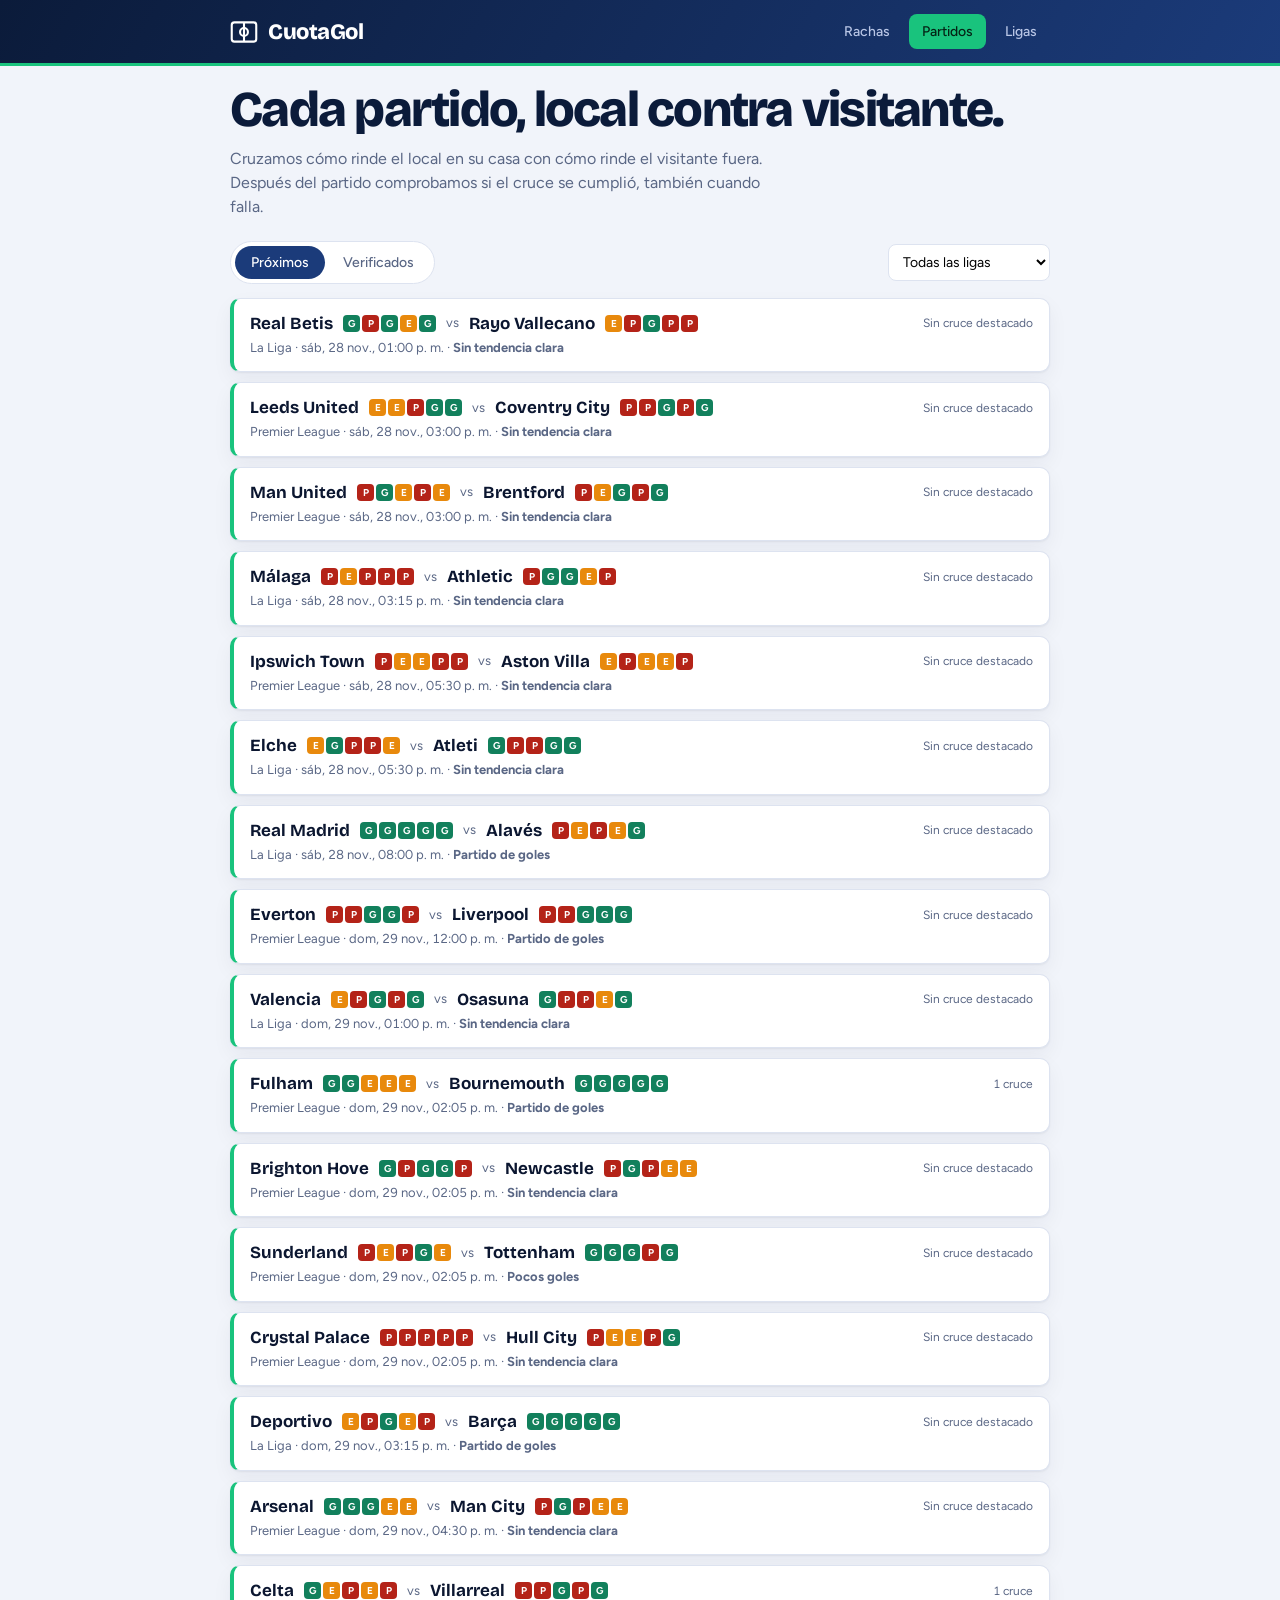
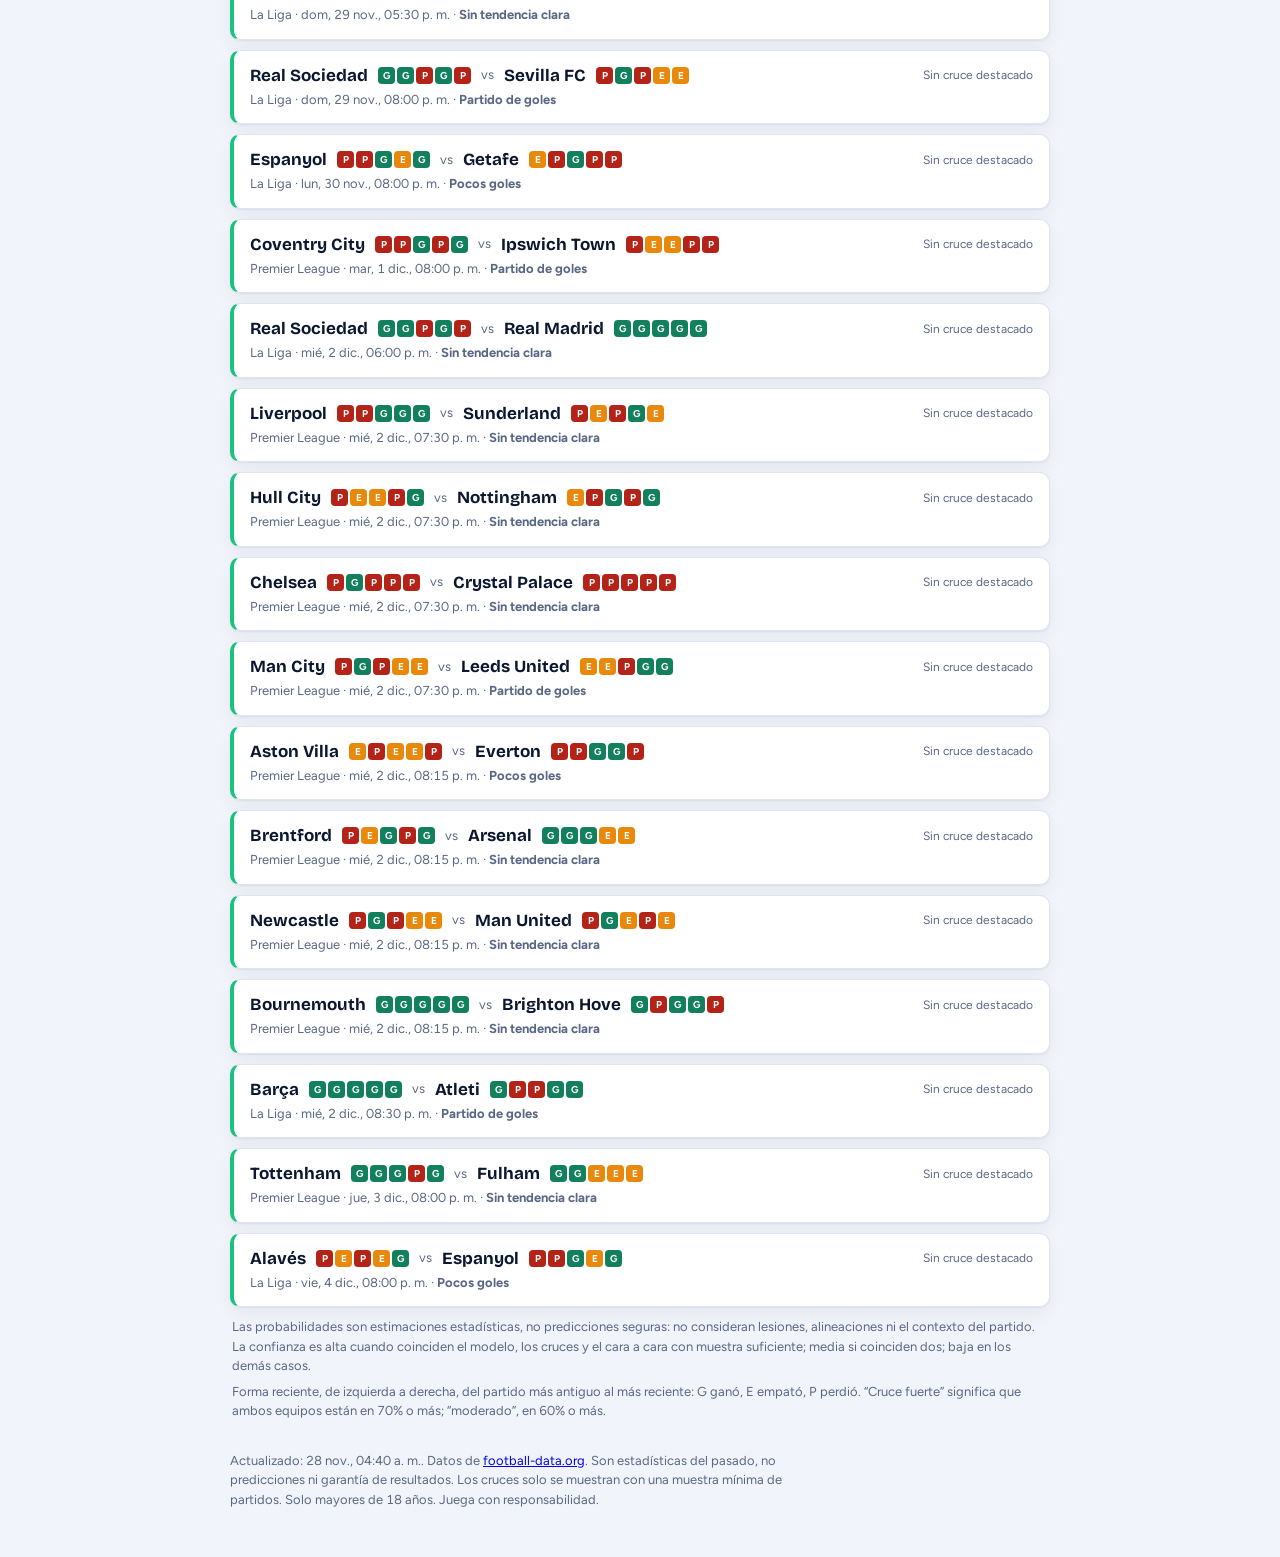
<file: partidos.html>
<!DOCTYPE html>
<html lang="es">
<head>
<meta charset="utf-8">
<meta name="viewport" content="width=device-width, initial-scale=1">
<title>CuotaGol · Partidos y cruces local vs visitante</title>
<meta name="description" content="Próximos partidos con forma reciente y cruces de estadísticas local vs visitante, más verificación de lo que pasó.">
<link rel="icon" href="data:image/svg+xml,<svg xmlns='http://www.w3.org/2000/svg' viewBox='0 0 100 100'><text y='.9em' font-size='90'>⚽</text></svg>">
<link rel="preconnect" href="https://fonts.googleapis.com">
<link rel="preconnect" href="https://fonts.gstatic.com" crossorigin>
<link href="https://fonts.googleapis.com/css2?family=Bricolage+Grotesque:wght@500;700;800&family=Figtree:wght@400;500;700&display=swap" rel="stylesheet">
<style>
:root{--bg:#EEF1F6;--surf:#fff;--ink:#0F172A;--mut:#5B6577;--line:#DCE1EA;--over:#16794F;--btts:#3454D1;--hot:#E8890C;--bad:#B42318;--r:10px}
*{box-sizing:border-box}
html{color-scheme:light}
body{margin:0;background:var(--bg);color:var(--ink);font:400 16px/1.5 Figtree,system-ui,sans-serif;font-variant-numeric:tabular-nums}
.wrap{max-width:860px;margin:0 auto;padding:0 20px}
header.top{display:flex;align-items:center;justify-content:space-between;padding:18px 0}
.brand{display:flex;align-items:center;gap:10px;font:800 22px Bricolage Grotesque,sans-serif;letter-spacing:-.02em;color:var(--ink);text-decoration:none}
.brand svg{width:28px;height:28px}
nav{display:flex;gap:6px}
nav a{color:var(--mut);text-decoration:none;font-weight:500;font-size:14px;padding:7px 13px;border-radius:8px}
nav a[aria-current]{background:var(--ink);color:#fff}
a:focus-visible,button:focus-visible,select:focus-visible,summary:focus-visible{outline:3px solid var(--btts);outline-offset:2px}
h1{font:800 clamp(32px,5vw,50px)/1.05 Bricolage Grotesque,sans-serif;letter-spacing:-.035em;margin:18px 0 10px}
.lead{color:var(--mut);max-width:56ch;margin:0 0 22px}
.controls{display:flex;flex-wrap:wrap;gap:12px;justify-content:space-between;align-items:center;margin-bottom:14px}
.seg{display:inline-flex;background:var(--surf);border:1px solid var(--line);border-radius:999px;padding:4px;gap:2px}
.seg button{border:0;background:none;font:500 14px Figtree,sans-serif;padding:8px 16px;border-radius:999px;cursor:pointer;color:var(--mut)}
.seg button[aria-pressed=true]{background:var(--ink);color:#fff}
select{font:400 14px Figtree,sans-serif;padding:8px 10px;border:1px solid var(--line);border-radius:8px;background:var(--surf)}
.resumen{background:var(--surf);border:1px solid var(--line);border-radius:var(--r);padding:12px 16px;margin-bottom:14px;font-size:14px;color:var(--mut)}
.resumen strong{color:var(--ink)}
details.p{background:var(--surf);border:1px solid var(--line);border-radius:var(--r);margin-bottom:10px}
details.p summary{display:grid;grid-template-columns:1fr auto;gap:4px 12px;padding:14px 16px;cursor:pointer;list-style:none}
details.p summary::-webkit-details-marker{display:none}
.meta{grid-column:1/-1;font-size:13px;color:var(--mut)}
.eq{display:flex;align-items:center;gap:10px;flex-wrap:wrap}
.eq b{font:700 17px Bricolage Grotesque,sans-serif}
.vs{color:var(--mut);font-size:13px}
.score{font:800 22px Bricolage Grotesque,sans-serif}
.nc{font-size:12px;color:var(--mut);align-self:center;white-space:nowrap}
.forma{display:inline-flex;gap:2px}
.forma i{width:17px;height:17px;border-radius:4px;font:700 10px/17px Figtree,sans-serif;font-style:normal;text-align:center;color:#fff}
.forma .G{background:var(--over)}.forma .E{background:var(--hot)}.forma .P{background:var(--bad)}
.rs{overflow-x:auto;padding:8px 0 4px}
.rs table{width:100%;border-collapse:collapse;font-size:13px;min-width:430px}
.rs th{font-weight:500;color:var(--mut);text-align:right;padding:4px 8px;white-space:nowrap}
.rs th:first-child,.rs td:first-child{text-align:left;padding-left:0}
.rs td{text-align:right;padding:6px 8px;border-top:1px solid var(--line)}
.rs td:first-child{font-weight:700;color:var(--ink)}
.rs small{display:block;font-weight:400;color:var(--mut);font-size:11px}
.cuerpo h4{font:700 12px Figtree,sans-serif;letter-spacing:.04em;text-transform:uppercase;color:var(--mut);margin:14px 0 2px}
.cuerpo{border-top:1px solid var(--line);padding:6px 16px 14px}
.cz{padding:10px 0;border-top:1px solid var(--line)}
.cz:first-child{border-top:0}
.cz h3{font:700 15px Figtree,sans-serif;margin:0 0 3px;display:flex;gap:8px;align-items:center;flex-wrap:wrap}
.cz p{margin:0;color:var(--mut);font-size:14px}
.nv{font:500 12px Figtree,sans-serif;border:1px solid var(--line);border-radius:999px;padding:1px 9px;color:var(--mut)}
.nv.fuerte{border-color:var(--over);color:var(--over)}
.ok{color:var(--over);font-weight:700;font-size:13px}.no{color:var(--bad);font-weight:700;font-size:13px}
.vacio{padding:26px 6px;color:var(--mut)}
.leyenda{font-size:13px;color:var(--mut);margin:6px 2px 0}
footer{padding:30px 0 48px;color:var(--mut);font-size:13px;max-width:70ch}
</style>
<link rel="stylesheet" href="estilos.css">
</head>
<body>
<div class="banda"><div class="wrap"><header class="top">
    <a class="brand" href="index.html">
      <svg viewBox="0 0 32 32" fill="none" stroke="#0F172A" stroke-width="2.4" aria-hidden="true"><rect x="2" y="5" width="28" height="22" rx="3"/><path d="M16 5v22"/><circle cx="16" cy="16" r="4.5"/></svg>
      CuotaGol
    </a>
    <nav class="nav"><a href="index.html">Rachas</a><a href="partidos.html" aria-current="page">Partidos</a><a href="ligas.html">Ligas</a></nav>
  </header></div></div>
<div class="wrap">

  <h1>Cada partido, local contra visitante.</h1>
  <p class="lead">Cruzamos cómo rinde el local en su casa con cómo rinde el visitante fuera. Después del partido comprobamos si el cruce se cumplió, también cuando falla.</p>

  <div class="controls">
    <div class="seg" role="group" aria-label="Vista">
      <button data-v="proximos" aria-pressed="true">Próximos</button>
      <button data-v="recientes" aria-pressed="false">Verificados</button>
    </div>
    <select id="liga" aria-label="Liga"></select>
  </div>
  <div id="resumen" class="resumen" hidden></div>
  <div id="lista"></div>
  <p class="leyenda">Las probabilidades son estimaciones estadísticas, no predicciones seguras: no consideran lesiones, alineaciones ni el contexto del partido. La confianza es alta cuando coinciden el modelo, los cruces y el cara a cara con muestra suficiente; media si coinciden dos; baja en los demás casos.</p>
  <p class="leyenda">Forma reciente, de izquierda a derecha, del partido más antiguo al más reciente: G ganó, E empató, P perdió. “Cruce fuerte” significa que ambos equipos están en 70% o más; “moderado”, en 60% o más.</p>

  <footer id="pie">
    Datos de <a href="https://www.football-data.org/" target="_blank" rel="noopener">football-data.org</a>. Son estadísticas del pasado, no predicciones ni garantía de resultados. Los cruces solo se muestran con una muestra mínima de partidos. Solo mayores de 18 años. Juega con responsabilidad.
  </footer>
</div>

<script>
let D=null, vista='proximos', liga='ALL';
const $=id=>document.getElementById(id);
const esc=s=>String(s).replace(/[&<>"']/g,c=>({'&':'&amp;','<':'&lt;','>':'&gt;','"':'&quot;',"'":'&#39;'}[c]));
const forma=a=>a.length?`<span class="forma" aria-label="Forma reciente: ${a.join(', ')}">${a.map(x=>`<i class="${x}">${x}</i>`).join('')}</span>`:'';

function frase(c,l,v){
  if(c.mercado==='o25')return `${esc(l)} supera 2.5 goles en ${c.local_pct}% de sus ${c.local_n} partidos como local, y ${esc(v)} en ${c.visita_pct}% de sus ${c.visita_n} como visitante.`;
  if(c.mercado==='btts')return `En ${c.local_pct}% de los ${c.local_n} partidos de ${esc(l)} en casa anotaron ambos equipos, igual que en ${c.visita_pct}% de los ${c.visita_n} de ${esc(v)} fuera.`;
  return `${esc(l)} se queda en 2 goles o menos en ${c.local_pct}% de sus ${c.local_n} partidos en casa, y ${esc(v)} en ${c.visita_pct}% de los ${c.visita_n} suyos fuera.`;
}
function fechaTxt(iso){
  return new Date(iso).toLocaleString('es-PE',{weekday:'short',day:'numeric',month:'short',hour:'2-digit',minute:'2-digit'});
}
const clsP=v=>v>=60?'g':v>=40?'a':'r';
function tend(p){
  const m=p.modelo;if(!m)return null;
  let g,gs,mk=null;
  if(m.o25>=60){g='Partido de goles';gs=m.o25+'% de Más de 2.5';mk='o25';}
  else if(m.o25<=40){g='Pocos goles';gs=(100-m.o25)+'% de Menos de 2.5';mk='u25';}
  else{g='Sin tendencia clara';gs=m.o25+'% de Más de 2.5';}
  const mx=Math.max(m.p1,m.px,m.p2);
  const r=mx<45?'Resultado abierto':mx===m.p1?'Ventaja del local':mx===m.p2?'Ventaja del visitante':'Partido parejo';
  let conf=null;
  if(mk){
    const rs=p.resumen,h=p.h2h&&p.h2h.todos;
    const cruce=p.cruces.some(c=>c.mercado===mk);
    const hAcuerdo=h&&h.n>=5&&(mk==='o25'?h.o25/h.n>=.6:h.o25/h.n<=.4);
    const n=rs?Math.min(rs.local.n,rs.visita.n):0;
    const pts=(cruce?1:0)+(hAcuerdo?1:0)+(n>=15?1:0);
    conf=pts>=3?'alta':pts===2?'media':'baja';
  }
  return {g,gs,r,mx,conf};
}
function probs(p){
  const m=p.modelo;if(!m)return '';
  const h=p.h2h&&p.h2h.todos, hn=h&&h.n?h.n:0;
  const cel=(v,t,k)=>`<div class="pc ${clsP(v)}"><b>${v}%</b><span>${t}</span>${hn?`<small>H2H ${h[k]}/${hn}</small>`:''}</div>`;
  const t=tend(p);
  return `<h4>Tendencia estadística</h4><div class="tnd">
    <div><small>Goles</small><strong>${t.g}</strong><span>${t.gs}</span>${t.conf?`<em class="cf ${t.conf}">Confianza ${t.conf}</em>`:''}</div>
    <div><small>Resultado</small><strong>${t.r}</strong><span>Máx. ${t.mx}% · ${m.lam_l} – ${m.lam_v} goles estimados</span></div>
  </div>
  <div class="x12" role="img" aria-label="Probabilidades: local ${m.p1}%, empate ${m.px}%, visitante ${m.p2}%"><span style="flex:${m.p1};background:var(--c-rem)">${m.p1}%</span><span style="flex:${m.px};background:#98A2B3">${m.px}%</span><span style="flex:${m.p2};background:var(--c-fal)">${m.p2}%</span></div>
  <div class="x12l"><span>${esc(p.local)}</span><span>Empate</span><span>${esc(p.visitante)}</span></div>
  <h4>Probabilidad de goles</h4>
  <div class="pg">${cel(m.o15,'Más de 1.5','o15')}${cel(m.o25,'Más de 2.5','o25')}${cel(m.o35,'Más de 3.5','o35')}${cel(m.btts,'Ambos anotan','btts')}${cel(m.pc0_l,'Portería 0 · local','pc0_l')}${cel(m.pc0_v,'Portería 0 · visitante','pc0_v')}</div>
  <p class="leyenda">Probabilidades estimadas con un modelo de Poisson sobre los goles de cada equipo como local o visitante${hn?'; debajo, cuántos de sus enfrentamientos directos lo cumplieron (H2H)':''}.</p>`;
}
function h2hBloque(b,p){
  if(!b.n)return '<p class="leyenda">Sin enfrentamientos registrados en esta liga.</p>';
  const w=v=>Math.max(4,100*v/b.n);
  return `<div class="h2b"><span style="flex:${b.vl||.0001};background:var(--c-rem)"></span><span style="flex:${b.e||.0001};background:#98A2B3"></span><span style="flex:${b.vv||.0001};background:var(--c-fal)"></span></div>
  <div class="h2n"><span><b>${b.vl}</b> victorias ${esc(p.local)}</span><span><b>${b.e}</b> empates</span><span><b>${b.vv}</b> victorias ${esc(p.visitante)}</span></div>
  <p class="leyenda">En los últimos ${b.n} enfrentamientos, ${esc(p.local)} marcó ${b.gl} goles y ${esc(p.visitante)} ${b.gv}.</p>
  <div class="h2m"><div><b>${(b.gl/b.n+b.gv/b.n).toFixed(2)}</b><span>Goles/partido</span></div><div><b>${(b.gl/b.n).toFixed(2)}</b><span>${esc(p.local)} GF/p</span></div><div><b>${(b.gv/b.n).toFixed(2)}</b><span>${esc(p.visitante)} GF/p</span></div></div>`;
}
function h2h(p){
  const h=p.h2h;if(!h)return '';
  return `<h4>Cara a cara</h4><div class="h2h" data-v="todos"><div class="hseg" role="group" aria-label="Periodo del cara a cara"><button data-hv="todos" aria-pressed="true">Todos (${h.todos.n})</button><button data-hv="ult5" aria-pressed="false">Últ. 5</button></div>
  <div class="hb todos">${h2hBloque(h.todos,p)}</div><div class="hb ult5">${h2hBloque(h.ult5,p)}</div></div>`;
}
function tabla(p){
  const r=p.resumen;if(!r)return '';
  const fila=(x,nom,tipo)=>`<tr><td>${esc(nom)}<small>${tipo}${x.n<8?' · muestra pequeña':''}</small></td><td>${x.o25}%</td><td>${x.btts}%</td><td>${x.gf}</td><td>${x.gc}</td><td>${x.n}</td></tr>`;
  const v=x=>x??'—';
  const fy=(x,nom,tipo)=>`<tr><td>${esc(nom)}<small>${tipo}</small></td><td>${v(x.pta)}</td><td>${v(x.pta_c)}</td><td>${v(x.fal)}</td><td>${v(x.fal_c)}</td><td>${v(x.tar)}</td><td>${v(x.tar_c)}</td></tr>`;
  const fx=(x,nom,tipo)=>`<tr><td>${esc(nom)}<small>${tipo}</small></td><td>${v(x.rem)}</td><td>${v(x.rem_c)}</td><td>${v(x.esq)}</td><td>${v(x.esq_c)}</td><td>${v(x.esq_t)}</td><td>${v(x.n_x)}</td></tr>`;
  let h=`<h4>Local en casa vs visitante fuera</h4><div class="rs"><table><thead><tr><th></th><th>Más de 2.5</th><th>Ambos anotan</th><th>Goles a favor</th><th>Goles en contra</th><th>PJ</th></tr></thead><tbody>${fila(r.local,p.local,'en casa')}${fila(r.visita,p.visitante,'de visitante')}</tbody></table></div>`;
  if(r.local.rem!==undefined||r.visita.rem!==undefined){
    h+=`<h4>Remates y córners (promedio por partido)</h4><div class="rs"><table><thead><tr><th></th><th>Remates a favor</th><th>Remates en contra</th><th>Córners a favor</th><th>Córners en contra</th><th>Córners totales</th><th>PJ</th></tr></thead><tbody>${fx(r.local,p.local,'en casa')}${fx(r.visita,p.visitante,'de visitante')}</tbody></table></div>`;
    h+=`<h4>Remates a puerta, faltas y tarjetas (promedio por partido)</h4><div class="rs"><table><thead><tr><th></th><th>A puerta a favor</th><th>A puerta en contra</th><th>Faltas cometidas</th><th>Faltas recibidas</th><th>Amarillas propias</th><th>Amarillas rival</th></tr></thead><tbody>${fy(r.local,p.local,'en casa')}${fy(r.visita,p.visitante,'de visitante')}</tbody></table></div>`;
  }
  else h+='<p class="leyenda">Sin datos de remates y córners para este partido.</p>';
  return h;
}
function item(p,rec){
  const cz=p.cruces.map(c=>`<div class="cz"><h3>${esc(c.titulo)}<span class="nv ${c.nivel}">Cruce ${c.nivel}</span>${rec?(c.cumplido?'<span class="ok">✓ Se cumplió</span>':'<span class="no">✗ No se cumplió</span>'):''}</h3><p>${frase(c,p.local,p.visitante)}</p></div>`).join('')
    ||'<div class="cz"><p>Ningún mercado alcanza el umbral de cruce en este partido: no hay una coincidencia clara entre ambos equipos.</p></div>';
  const n=p.cruces.length;
  const T=!rec?tend(p):null;
  return `<details class="p"><summary>
    <div class="eq"><b>${esc(p.local)}</b>${forma(p.forma_local)}<span class="vs">vs</span><b>${esc(p.visitante)}</b>${forma(p.forma_visita)}</div>
    ${rec?`<div class="score">${esc(p.marcador)}</div>`:`<div class="nc">${n?`${n} ${n===1?'cruce':'cruces'}`:'Sin cruce destacado'}</div>`}
    <div class="meta">${esc(D.ligas[p.liga]||p.liga)} · ${fechaTxt(p.fecha)}${T?` · <b>${T.g}</b>`:''}</div>
  </summary><div class="cuerpo">${rec?'':probs(p)}${rec?'':h2h(p)}${tabla(p)}<h4>Cruces</h4>${cz}</div></details>`;
}
function render(){
  const rec=vista==='recientes';
  const arr=D[vista].filter(p=>liga==='ALL'||p.liga===liga);
  $('lista').innerHTML=arr.length?arr.map(p=>item(p,rec)).join(''):`<div class="vacio">${rec?'Todavía no hay partidos recientes verificados.':'No hay partidos programados en los próximos días para esta liga.'}</div>`;
  const rs=$('resumen');
  if(rec){
    const cs=arr.flatMap(p=>p.cruces);
    rs.hidden=!cs.length;
    if(cs.length){const ok=cs.filter(c=>c.cumplido).length;rs.innerHTML=`De <strong>${cs.length}</strong> cruces mostrados en partidos recientes, se cumplieron <strong>${ok}</strong> (${Math.round(100*ok/cs.length)}%). Con pocos partidos, este porcentaje cambia mucho de una semana a otra.`;}
  }else rs.hidden=true;
}
document.addEventListener('click',e=>{
  const b=e.target.closest('.seg button');if(!b)return;
  vista=b.dataset.v;document.querySelectorAll('.seg button').forEach(x=>x.setAttribute('aria-pressed',x===b));render();
});
document.addEventListener('click',e=>{
  const b=e.target.closest('.hseg button');if(!b)return;
  const box=b.closest('.h2h');box.dataset.v=b.dataset.hv;
  box.querySelectorAll('.hseg button').forEach(x=>x.setAttribute('aria-pressed',x===b));
});
$('liga').addEventListener('change',e=>{liga=e.target.value;render();});

fetch('partidos.json').then(r=>{if(!r.ok)throw 0;return r.json();}).then(d=>{
  D=d;
  $('liga').innerHTML='<option value="ALL">Todas las ligas</option>'+Object.entries(d.ligas).map(([k,v])=>`<option value="${esc(k)}">${esc(v)}</option>`).join('');
  $('pie').insertAdjacentHTML('afterbegin',`Actualizado: ${esc(new Date(d.generado).toLocaleString('es-PE',{day:'numeric',month:'short',hour:'2-digit',minute:'2-digit'}))}. `);
  render();
}).catch(()=>{$('lista').innerHTML='<div class="vacio">No se pudo cargar partidos.json. Sube el archivo junto a esta página y ábrela desde GitHub Pages.</div>';});
</script>
</body>
</html>
</file>
<file: estilos.css>
/* Tema compartido de CuotaGol: se carga DESPUES del estilo propio de cada pagina */
:root{--bg:#F1F4FA;--ink:#0B1630;--mut:#5A6785;--line:#DDE3F0;--navy:#0B1B3A;--navy2:#1B3B7A;--mint:#19C37D;
--over:#12805C;--btts:#3454D1;--c-goles:#12A06B;--c-rem:#3B6CF0;--c-esq:#F08A0C;--c-tar:#E2AE00;--c-fal:#8B5CF6}
body{background:var(--bg);color:var(--ink)}
.banda{background:linear-gradient(120deg,var(--navy),var(--navy2));border-bottom:3px solid var(--mint)}
.banda header.top{padding:14px 0}
.banda .brand{color:#fff}
.banda .brand svg{stroke:#fff}
.banda nav a,.banda .nav a{color:#B9C6E6;text-decoration:none;font-weight:500;font-size:14px;padding:7px 13px;border-radius:8px}
.banda nav a:hover,.banda .nav a:hover{color:#fff}
.banda nav a[aria-current],.banda .nav a[aria-current]{background:var(--mint);color:#052315}
.banda a:focus-visible{outline:3px solid #fff}
h1{color:var(--navy)}
.panel,details.p,.resumen,.tablebox{box-shadow:0 1px 2px rgba(11,27,58,.06),0 8px 20px rgba(11,27,58,.05)}
.top6{border-top:4px solid var(--mint)}
.seg button[aria-pressed=true]{background:var(--navy2)}
.tabs button[aria-pressed=true]{background:var(--navy);color:#fff;border-color:var(--navy);box-shadow:none}
.tabs button:hover{border-color:var(--navy2)}
thead th{background:#F5F8FE}
tbody tr:hover{background:#F6F9FF}
details.p{border-left:4px solid var(--mint)}
details.p[open]{border-left-color:var(--navy2)}
.cuerpo h4::before{content:"";display:inline-block;width:8px;height:8px;border-radius:2px;background:var(--mint);margin-right:7px}
.cuerpo h4:nth-of-type(2)::before{background:var(--c-rem)}
.cuerpo h4:nth-of-type(3)::before{background:var(--c-fal)}
.how{border-top:4px solid var(--btts)}

/* ---- Pagina Ligas ---- */
.cats{display:flex;gap:8px;flex-wrap:wrap;margin:0 0 12px}
.cats button{--cc:var(--mut);display:inline-flex;align-items:center;gap:8px;border:1px solid var(--line);background:#fff;border-radius:10px;padding:9px 14px;font:700 14px Figtree,sans-serif;cursor:pointer;color:var(--ink)}
.cats button::before{content:"";width:10px;height:10px;border-radius:3px;background:var(--cc)}
.cats button[aria-pressed=true]{background:var(--cc);border-color:var(--cc);color:#fff}
.cats button[aria-pressed=true]::before{background:#fff}
.cats button[data-c=tar][aria-pressed=true]{color:#2A2000}
.cats button[data-c=tar][aria-pressed=true]::before{background:#2A2000}
.cats button:disabled{opacity:.45;cursor:not-allowed}
.lt{--cc:var(--c-goles)}
.lt table{min-width:560px}
.lt td.rk{width:46px;padding-right:0}
.rk b{display:inline-grid;place-items:center;width:26px;height:26px;border-radius:50%;font-size:13px;background:var(--bg);color:var(--mut)}
.lt tr.top3 .rk b{background:var(--cc);color:#fff}
.lt th button{all:unset;cursor:pointer;display:inline-block}
.lt th button:focus-visible{outline:3px solid var(--btts)}
.lt th[aria-sort]{color:var(--ink);box-shadow:inset 0 -3px 0 var(--cc)}
.mb{display:flex;align-items:center;gap:10px;min-width:130px}
.mb .bar{flex:1;height:8px;background:var(--bg);border-radius:4px;overflow:hidden}
.mb .bar span{display:block;height:100%;background:var(--cc);border-radius:4px}
.mb em{font-style:normal;font-weight:700;width:42px;text-align:right}
.lt tr.top3 td.n{color:var(--ink)}
.vacio{padding:26px;color:var(--mut)}
@media(max-width:760px){.cats button{padding:8px 11px;font-size:13px}}

/* ---- Tendencia, probabilidades y cara a cara ---- */
.tnd{display:grid;grid-template-columns:1fr 1fr;gap:10px;margin:6px 0 10px}
.tnd>div{background:var(--bg);border-radius:10px;padding:12px 14px;display:flex;flex-direction:column;gap:2px}
.tnd small{font-size:11px;letter-spacing:.05em;text-transform:uppercase;color:var(--mut)}
.tnd strong{font:800 18px Bricolage Grotesque,sans-serif;color:var(--navy)}
.tnd span{font-size:13px;color:var(--mut)}
.cf{align-self:flex-start;font:700 11px Figtree,sans-serif;font-style:normal;border-radius:999px;padding:2px 10px;margin-top:4px;border:1px solid}
.cf.alta{background:#E6F7EE;border-color:#9ADBB8;color:#0F7A47}
.cf.media{background:#FFF5E0;border-color:#F3D08A;color:#9A5B00}
.cf.baja{background:#EEF1F6;border-color:var(--line);color:var(--mut)}
.x12{display:flex;gap:3px;height:26px;border-radius:8px;overflow:hidden;margin-top:4px}
.x12 span{display:grid;place-items:center;color:#fff;font:700 12px Figtree,sans-serif;min-width:34px}
.x12l{display:flex;justify-content:space-between;gap:8px;font-size:12px;color:var(--mut);margin:4px 0 2px}
.pg{display:grid;grid-template-columns:repeat(3,1fr);gap:8px;margin:6px 0 4px}
.pc{border:1px solid;border-radius:10px;padding:10px 6px;text-align:center;display:flex;flex-direction:column;gap:1px}
.pc b{font:800 24px Bricolage Grotesque,sans-serif;line-height:1.1}
.pc span{font-size:12px;font-weight:700;color:var(--ink)}
.pc small{font-size:11px;color:var(--mut)}
.pc.g{background:#E6F7EE;border-color:#9ADBB8}.pc.g b{color:#0F7A47}
.pc.a{background:#FFF5E0;border-color:#F3D08A}.pc.a b{color:#9A5B00}
.pc.r{background:#FDECEA;border-color:#F2B8B2}.pc.r b{color:#B42318}
.h2h .hseg{display:inline-flex;background:var(--bg);border-radius:999px;padding:3px;gap:2px;margin:4px 0 10px}
.hseg button{border:0;background:none;font:500 13px Figtree,sans-serif;padding:6px 13px;border-radius:999px;cursor:pointer;color:var(--mut)}
.hseg button[aria-pressed=true]{background:var(--navy);color:#fff}
.h2h[data-v=todos] .ult5,.h2h[data-v=ult5] .todos{display:none}
.h2b{display:flex;gap:3px;height:10px;border-radius:5px;overflow:hidden}
.h2n{display:flex;justify-content:space-between;gap:8px;font-size:12px;color:var(--mut);margin:5px 0}
.h2n b{color:var(--ink);font-size:15px}
.h2m{display:grid;grid-template-columns:repeat(3,1fr);gap:8px;border-top:1px solid var(--line);padding-top:10px;margin-top:6px;text-align:center}
.h2m b{display:block;font:800 18px Bricolage Grotesque,sans-serif}
.h2m span{font-size:11px;color:var(--mut)}
@media(max-width:560px){.tnd{grid-template-columns:1fr}}
</file>
